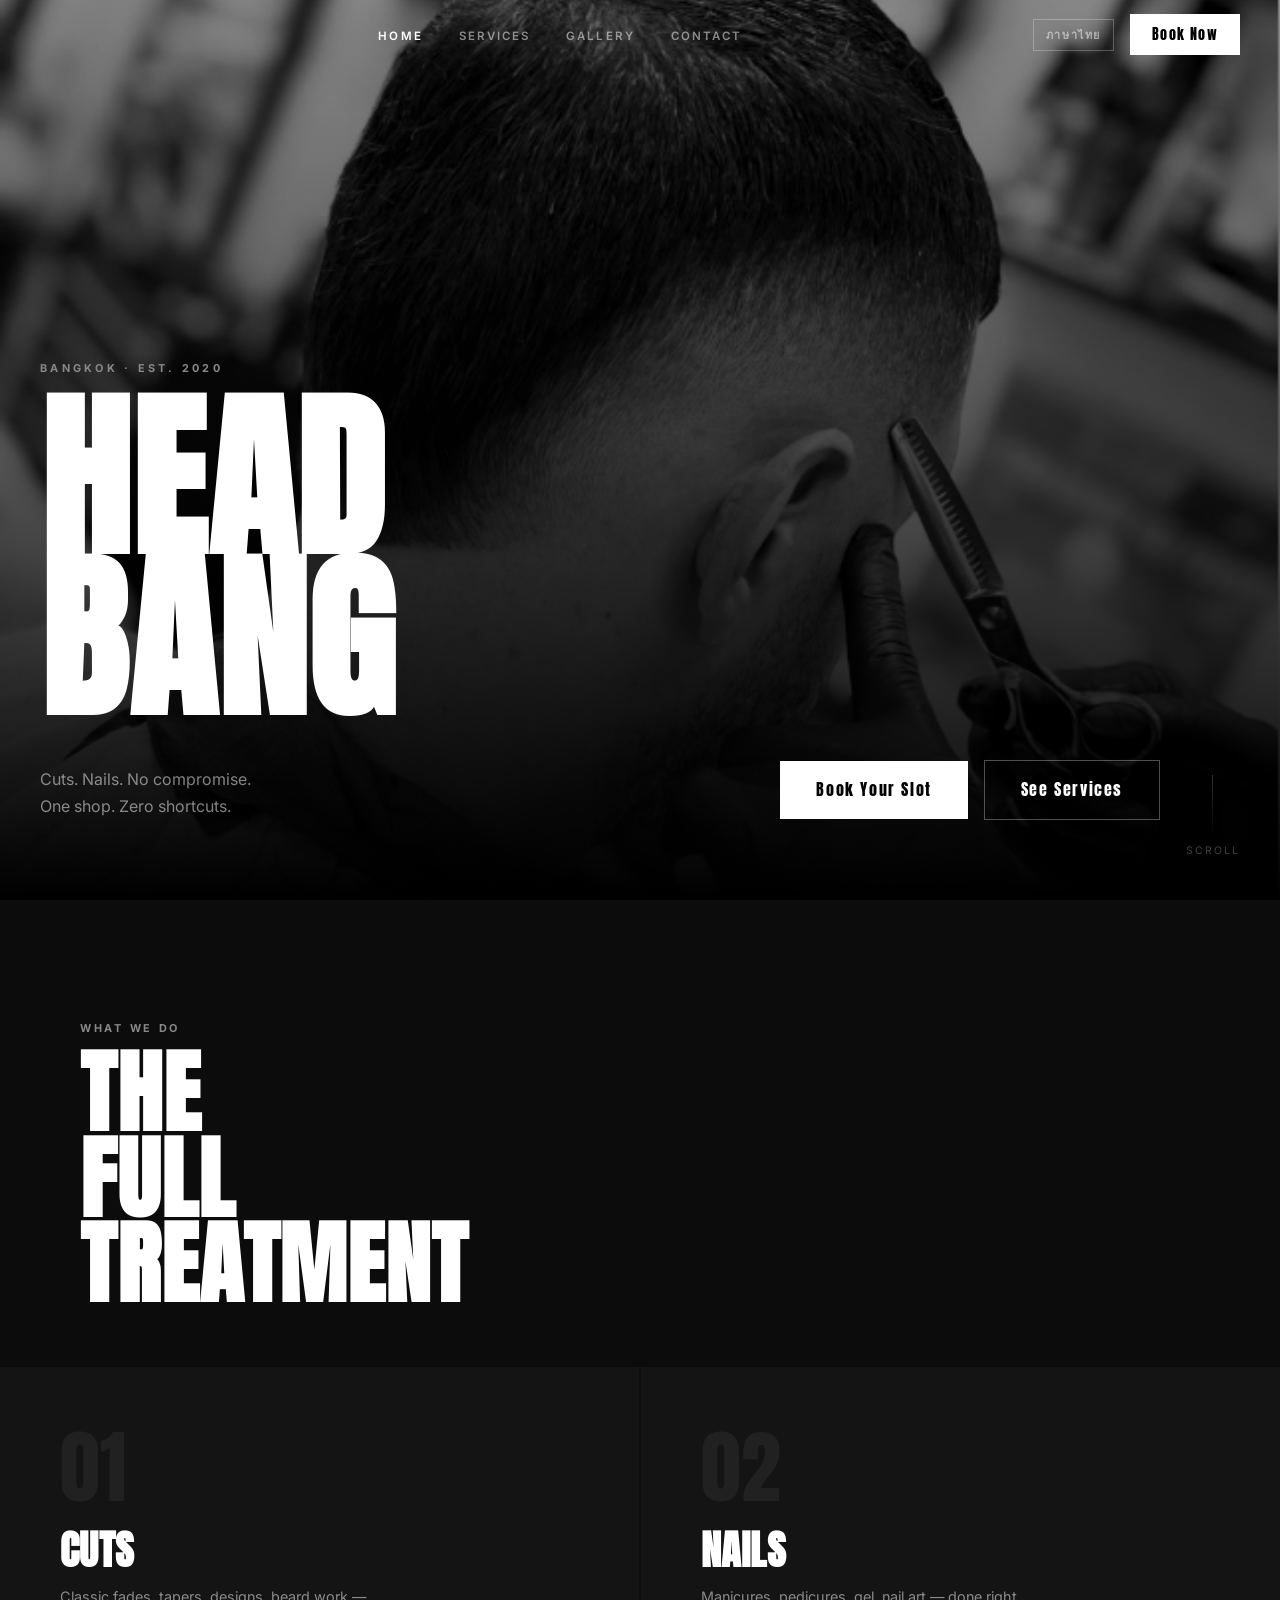
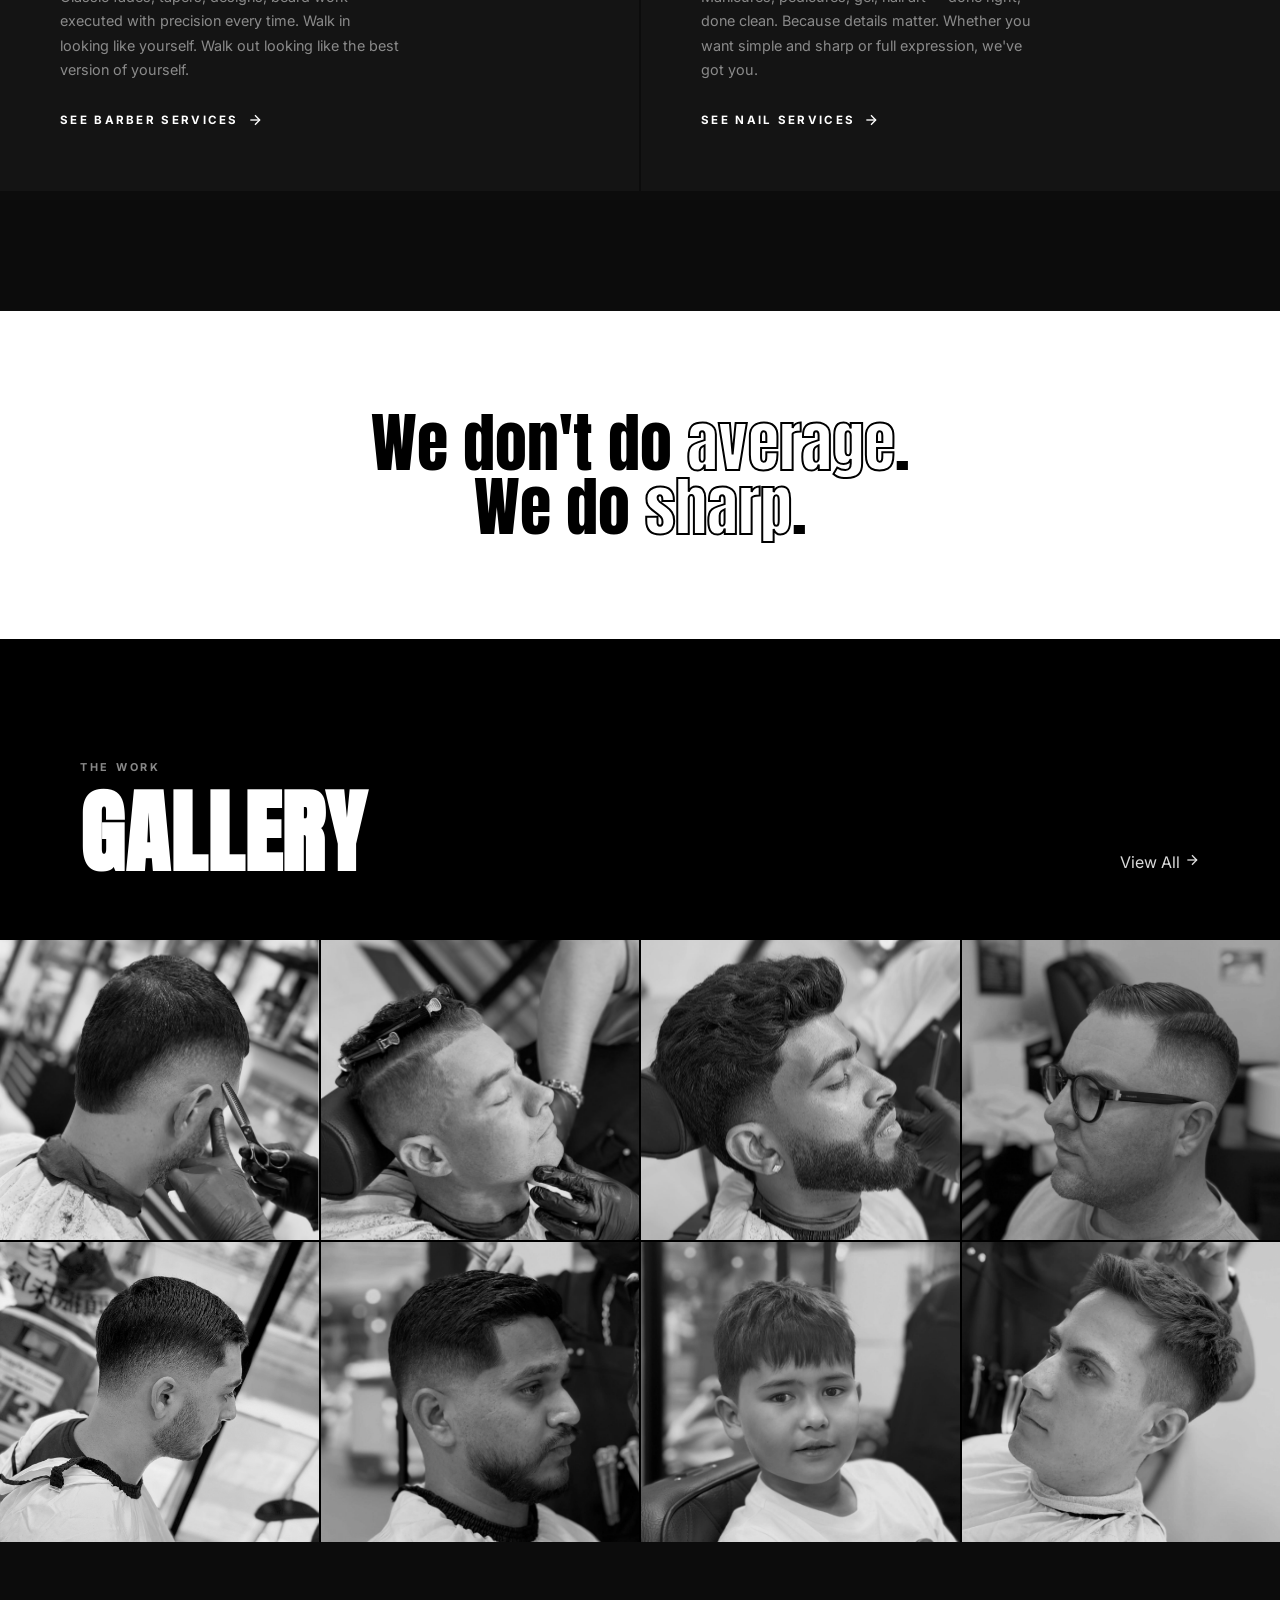
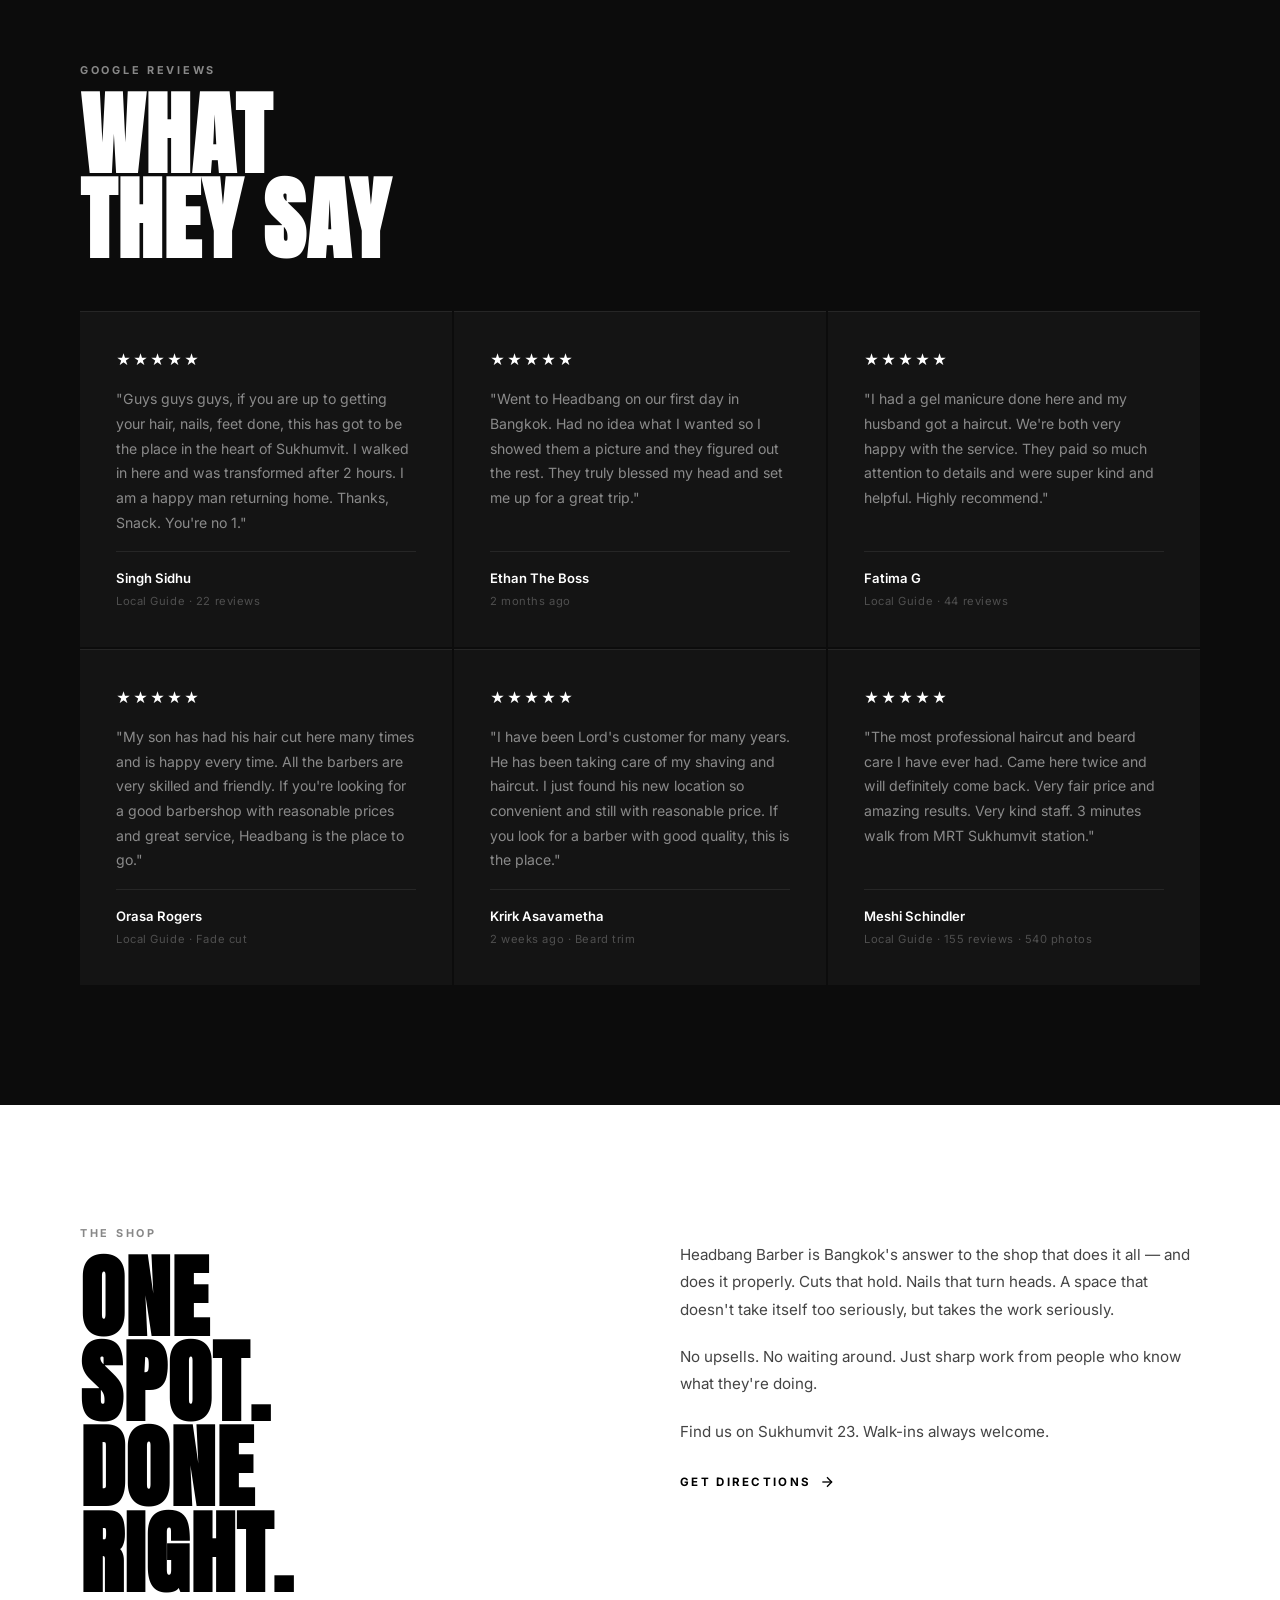
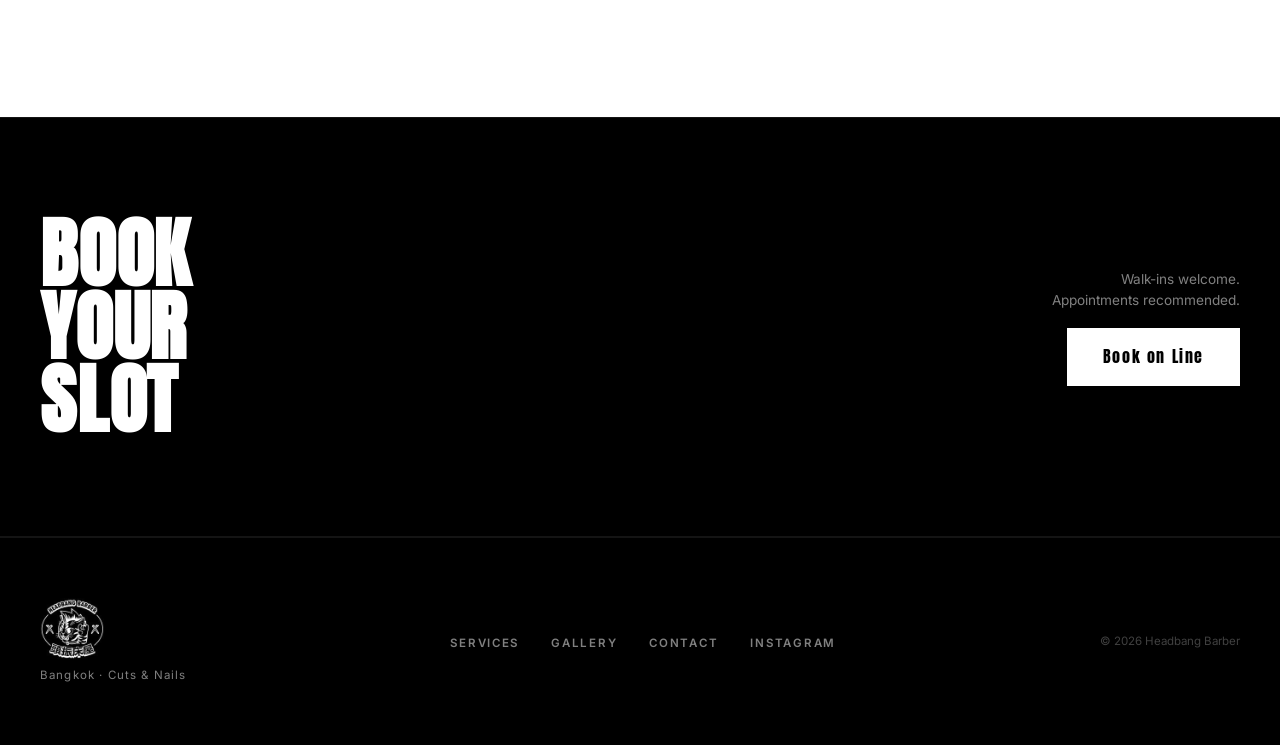
<file: index.html>
<!DOCTYPE html>
<html lang="en">
<head>
    <meta charset="UTF-8">
    <meta name="viewport" content="width=device-width, initial-scale=1.0">
    <meta name="description" content="Headbang Barber — Bangkok's sharpest shop. Premium cuts and nails in one place.">
    <meta property="og:type" content="website">
    <meta property="og:title" content="HEADBANG BARBER — Bangkok">
    <meta property="og:description" content="Cuts. Nails. No compromise. Bangkok's sharpest shop.">
    <meta property="og:url" content="https://headbangbarber-demo.netlify.app/">
    <title>HEADBANG BARBER — Bangkok</title>
    <link rel="icon" href="img/logo.jpg"><link rel="shortcut icon" href="img/logo.jpg">
    <link rel="preconnect" href="https://fonts.googleapis.com">
    <link rel="preconnect" href="https://fonts.gstatic.com" crossorigin>
    <link href="https://fonts.googleapis.com/css2?family=Anton&family=Inter:wght@300;400;500;600;700&display=swap" rel="stylesheet">
    <link rel="stylesheet" href="style.css">
</head>
<body class="lang-en">

    <nav class="navbar" id="navbar">
        <a href="index.html" class="nav-brand"><img src="img/logo.jpg" alt="HEADBANG BARBER" class="nav-logo"></a>
        <ul class="nav-links">
            <li><a href="index.html" class="active"><span class="t-en">Home</span><span class="t-th">หน้าแรก</span></a></li>
            <li><a href="services.html"><span class="t-en">Services</span><span class="t-th">บริการ</span></a></li>
            <li><a href="gallery.html"><span class="t-en">Gallery</span><span class="t-th">ผลงาน</span></a></li>
            <li><a href="contact.html"><span class="t-en">Contact</span><span class="t-th">ติดต่อ</span></a></li>
        </ul>
        <div class="nav-right">
            <button class="lang-btn" id="langToggle">ภาษาไทย</button>
            <a href="https://lin.ee/F1SvXvC" target="_blank" rel="noopener" class="btn-book"><span class="t-en">Book Now</span><span class="t-th">จองคิว</span></a>
            <button class="nav-toggle" id="navToggle" aria-label="Toggle menu">
                <span></span><span></span><span></span>
            </button>
        </div>
    </nav>

    <div class="mobile-menu" id="mobileMenu">
        <ul>
            <li><a href="index.html"><span class="t-en">Home</span><span class="t-th">หน้าแรก</span></a></li>
            <li><a href="services.html"><span class="t-en">Services</span><span class="t-th">บริการ</span></a></li>
            <li><a href="gallery.html"><span class="t-en">Gallery</span><span class="t-th">ผลงาน</span></a></li>
            <li><a href="contact.html"><span class="t-en">Contact</span><span class="t-th">ติดต่อ</span></a></li>
        </ul>
        <div class="mobile-book">
            <a href="https://lin.ee/F1SvXvC" target="_blank" rel="noopener"><span class="t-en">Book Now</span><span class="t-th">จองคิว</span></a>
        </div>
    </div>

    <!-- HERO -->
    <section class="hero">
        <div class="hero-bg"></div>
        <div class="hero-img" style="position:absolute;inset:0;background:url('img/cut-1.png') center/cover no-repeat;filter:grayscale(100%) contrast(1.1);opacity:0.7;"></div>
        <div style="position:absolute;inset:0;background:linear-gradient(to top, #000 0%, rgba(0,0,0,0.5) 50%, rgba(0,0,0,0.2) 100%);"></div>
        <div class="hero-content">
            <p class="hero-eyebrow"><span class="t-en">Bangkok · Est. 2020</span><span class="t-th">กรุงเทพฯ · ก่อตั้ง 2563</span></p>
            <h1 class="hero-title">
                <span>HEAD</span>
                <span>BANG</span>
            </h1>
            <div class="hero-bottom">
                <p class="hero-tagline">
                    <span class="t-en">Cuts. Nails. No compromise.<br>One shop. Zero shortcuts.</span>
                    <span class="t-th">ตัดผม. ทำเล็บ. ไม่มีการประนีประนอม.<br>ร้านเดียว. ไม่มีทางลัด.</span>
                </p>
                <div class="hero-cta">
                    <a href="https://lin.ee/F1SvXvC" target="_blank" rel="noopener" class="btn-primary"><span class="t-en">Book Your Slot</span><span class="t-th">จองคิว</span></a>
                    <a href="services.html" class="btn-outline-white"><span class="t-en">See Services</span><span class="t-th">ดูบริการ</span></a>
                </div>
            </div>
        </div>
        <div class="hero-scroll">
            <div class="hero-scroll-line"></div>
            <span class="t-en">Scroll</span><span class="t-th">เลื่อน</span>
        </div>
    </section>

    <!-- WHAT WE DO -->
    <section class="section-dark">
        <div class="container">
            <span class="label reveal"><span class="t-en">What We Do</span><span class="t-th">บริการของเรา</span></span>
            <h2 class="section-title white reveal"><span class="t-en">THE<br>FULL<br>TREATMENT</span><span class="t-th">ครบ<br>ทุก<br>บริการ</span></h2>
        </div>
        <div class="what-grid" style="margin-top:60px;">
            <div class="what-card reveal">
                <div class="what-num">01</div>
                <h3><span class="t-en">Cuts</span><span class="t-th">ตัดผม</span></h3>
                <p>
                    <span class="t-en">Classic fades, tapers, designs, beard work — executed with precision every time. Walk in looking like yourself. Walk out looking like the best version of yourself.</span>
                    <span class="t-th">เฟด เทเปอร์ แกะลาย และดูแลเครา — ทำด้วยความแม่นยำทุกครั้ง เดินเข้ามาในแบบคุณ เดินออกไปในแบบที่ดีที่สุดของคุณ</span>
                </p>
                <a href="services.html" class="what-link">
                    <span class="t-en">See Barber Services</span><span class="t-th">ดูบริการตัดผม</span>
                    <svg width="16" height="16" viewBox="0 0 24 24" fill="none" stroke="currentColor" stroke-width="2"><line x1="5" y1="12" x2="19" y2="12"/><polyline points="12 5 19 12 12 19"/></svg>
                </a>
            </div>
            <div class="what-card reveal">
                <div class="what-num">02</div>
                <h3><span class="t-en">Nails</span><span class="t-th">ทำเล็บ</span></h3>
                <p>
                    <span class="t-en">Manicures, pedicures, gel, nail art — done right, done clean. Because details matter. Whether you want simple and sharp or full expression, we've got you.</span>
                    <span class="t-th">เมนิเคียว เพดิเคียว เจล และลวดลายเล็บ — ทำอย่างถูกต้องและสะอาด เพราะรายละเอียดสำคัญ ไม่ว่าจะเรียบง่ายหรือครบเครื่อง เราพร้อมดูแลคุณ</span>
                </p>
                <a href="services.html" class="what-link">
                    <span class="t-en">See Nail Services</span><span class="t-th">ดูบริการทำเล็บ</span>
                    <svg width="16" height="16" viewBox="0 0 24 24" fill="none" stroke="currentColor" stroke-width="2"><line x1="5" y1="12" x2="19" y2="12"/><polyline points="12 5 19 12 12 19"/></svg>
                </a>
            </div>
        </div>
    </section>

    <!-- STATEMENT -->
    <div class="statement">
        <p class="statement-text reveal">
            <span class="t-en">We don't do <em>average</em>.<br>We do <em>sharp</em>.</span>
            <span class="t-th">เราไม่ทำแบบ<em>ธรรมดา</em><br>เราทำให้<em>คม</em></span>
        </p>
    </div>

    <!-- GALLERY TEASER -->
    <section class="section" style="padding-bottom:0;">
        <div class="container">
            <span class="label reveal"><span class="t-en">The Work</span><span class="t-th">ผลงาน</span></span>
            <div style="display:flex;justify-content:space-between;align-items:flex-end;gap:20px;">
                <h2 class="section-title white reveal"><span class="t-en">GALLERY</span><span class="t-th">แกลเลอรี่</span></h2>
                <a href="gallery.html" class="what-link reveal" style="margin-bottom:24px;">
                    <span class="t-en">View All</span><span class="t-th">ดูทั้งหมด</span>
                    <svg width="16" height="16" viewBox="0 0 24 24" fill="none" stroke="currentColor" stroke-width="2"><line x1="5" y1="12" x2="19" y2="12"/><polyline points="12 5 19 12 12 19"/></svg>
                </a>
            </div>
        </div>
        <div class="gallery-grid-home" style="margin-top:40px;">
            <div class="g-item reveal"><img src="img/cut-1.png" alt="Haircut"></div>
            <div class="g-item reveal"><img src="img/cut-2.png" alt="Haircut"></div>
            <div class="g-item reveal"><img src="img/cut-3.png" alt="Haircut"></div>
            <div class="g-item reveal"><img src="img/cut-4.jpg" alt="Haircut"></div>
            <div class="g-item reveal"><img src="img/cut-9.jpg" alt="Haircut"></div>
            <div class="g-item reveal"><img src="img/cut-6.jpg" alt="Haircut"></div>
            <div class="g-item reveal"><img src="img/cut-7.jpg" alt="Haircut"></div>
            <div class="g-item reveal"><img src="img/cut-8.jpg" alt="Haircut"></div>
        </div>
    </section>

    <!-- REVIEWS -->
    <section class="section-dark">
        <div class="container">
            <span class="label reveal"><span class="t-en">Google Reviews</span><span class="t-th">รีวิว Google</span></span>
            <h2 class="section-title white reveal"><span class="t-en">WHAT<br>THEY SAY</span><span class="t-th">สิ่งที่<br>ลูกค้าพูด</span></h2>
            <div class="reviews-grid">
                <div class="review-card reveal">
                    <div class="review-stars">★★★★★</div>
                    <p class="review-text">
                        <span class="t-en">"Guys guys guys, if you are up to getting your hair, nails, feet done, this has got to be the place in the heart of Sukhumvit. I walked in here and was transformed after 2 hours. I am a happy man returning home. Thanks, Snack. You're no 1."</span>
                        <span class="t-th">"พี่น้องเอ้ย ถ้าอยากตัดผม ทำเล็บ ดูแลเท้า ที่นี่ต้องเป็นคำตอบในใจกลางสุขุมวิทเลย เดินเข้ามาแล้วเปลี่ยนใหม่หมดใน 2 ชั่วโมง กลับบ้านอย่างมีความสุขมาก ขอบคุณ Snack คุณเป็นที่สุด"</span>
                    </p>
                    <div class="review-meta">
                        <span class="review-name">Singh Sidhu</span>
                        <span class="review-tag"><span class="t-en">Local Guide · 22 reviews</span><span class="t-th">Local Guide · 22 รีวิว</span></span>
                    </div>
                </div>
                <div class="review-card reveal">
                    <div class="review-stars">★★★★★</div>
                    <p class="review-text">
                        <span class="t-en">"Went to Headbang on our first day in Bangkok. Had no idea what I wanted so I showed them a picture and they figured out the rest. They truly blessed my head and set me up for a great trip."</span>
                        <span class="t-th">"ไปที่ Headbang ในวันแรกที่กรุงเทพฯ ไม่รู้ว่าอยากได้ทรงไหนก็เลยโชว์รูปให้ดู แล้วพวกเขาก็จัดการส่วนที่เหลือ ทรงออกมาดีมากและทำให้ทริปนี้สุดยอดเลย"</span>
                    </p>
                    <div class="review-meta">
                        <span class="review-name">Ethan The Boss</span>
                        <span class="review-tag"><span class="t-en">2 months ago</span><span class="t-th">2 เดือนที่แล้ว</span></span>
                    </div>
                </div>
                <div class="review-card reveal">
                    <div class="review-stars">★★★★★</div>
                    <p class="review-text">
                        <span class="t-en">"I had a gel manicure done here and my husband got a haircut. We're both very happy with the service. They paid so much attention to details and were super kind and helpful. Highly recommend."</span>
                        <span class="t-th">"ทำเจลเมนิเคียวที่นี่ส่วนสามีตัดผม เราทั้งคู่พอใจมากกับการบริการ พวกเขาใส่ใจรายละเอียดมากและเป็นมิตรมากๆ แนะนำอย่างยิ่ง"</span>
                    </p>
                    <div class="review-meta">
                        <span class="review-name">Fatima G</span>
                        <span class="review-tag"><span class="t-en">Local Guide · 44 reviews</span><span class="t-th">Local Guide · 44 รีวิว</span></span>
                    </div>
                </div>
                <div class="review-card reveal">
                    <div class="review-stars">★★★★★</div>
                    <p class="review-text">
                        <span class="t-en">"My son has had his hair cut here many times and is happy every time. All the barbers are very skilled and friendly. If you're looking for a good barbershop with reasonable prices and great service, Headbang is the place to go."</span>
                        <span class="t-th">"ลูกชายมาตัดผมที่นี่หลายครั้งและพอใจทุกครั้ง ช่างทุกคนมีฝีมือดีและเป็นมิตรมาก ถ้าหาร้านตัดผมดีๆ ราคาเหมาะสมและบริการดีเยี่ยม Headbang คือที่ที่ต้องมา"</span>
                    </p>
                    <div class="review-meta">
                        <span class="review-name">Orasa Rogers</span>
                        <span class="review-tag"><span class="t-en">Local Guide · Fade cut</span><span class="t-th">Local Guide · เฟดคัต</span></span>
                    </div>
                </div>
                <div class="review-card reveal">
                    <div class="review-stars">★★★★★</div>
                    <p class="review-text">
                        <span class="t-en">"I have been Lord's customer for many years. He has been taking care of my shaving and haircut. I just found his new location so convenient and still with reasonable price. If you look for a barber with good quality, this is the place."</span>
                        <span class="t-th">"เป็นลูกค้าของ Lord มาหลายปีแล้ว เขาดูแลการโกนและตัดผมให้ตลอด เพิ่งมาเจอที่ตั้งใหม่ สะดวกมากและยังราคาเหมาะสมเหมือนเดิม ถ้าหาช่างตัดผมคุณภาพดี ที่นี่เลย"</span>
                    </p>
                    <div class="review-meta">
                        <span class="review-name">Krirk Asavametha</span>
                        <span class="review-tag"><span class="t-en">2 weeks ago · Beard trim</span><span class="t-th">2 สัปดาห์ที่แล้ว · แต่งเครา</span></span>
                    </div>
                </div>
                <div class="review-card reveal">
                    <div class="review-stars">★★★★★</div>
                    <p class="review-text">
                        <span class="t-en">"The most professional haircut and beard care I have ever had. Came here twice and will definitely come back. Very fair price and amazing results. Very kind staff. 3 minutes walk from MRT Sukhumvit station."</span>
                        <span class="t-th">"ตัดผมและดูแลเคราที่มืออาชีพที่สุดที่เคยได้รับ มาแล้ว 2 ครั้งและจะกลับมาแน่นอน ราคายุติธรรมมากและผลลัพธ์สุดยอด พนักงานใจดีมาก เดินจาก MRT สถานีสุขุมวิทแค่ 3 นาที"</span>
                    </p>
                    <div class="review-meta">
                        <span class="review-name">Meshi Schindler</span>
                        <span class="review-tag"><span class="t-en">Local Guide · 155 reviews · 540 photos</span><span class="t-th">Local Guide · 155 รีวิว · 540 รูป</span></span>
                    </div>
                </div>
            </div>
        </div>
    </section>

    <!-- ABOUT -->
    <section class="section-light">
        <div class="container">
            <div class="about-home">
                <div class="about-home-text reveal">
                    <span class="label" style="color:#888;"><span class="t-en">The Shop</span><span class="t-th">เกี่ยวกับร้าน</span></span>
                    <h2 class="section-title black"><span class="t-en">ONE<br>SPOT.<br>DONE<br>RIGHT.</span><span class="t-th">ร้าน<br>เดียว.<br>ทำได้<br>ดี.</span></h2>
                </div>
                <div class="about-home-body reveal">
                    <p class="t-en">Headbang Barber is Bangkok's answer to the shop that does it all — and does it properly. Cuts that hold. Nails that turn heads. A space that doesn't take itself too seriously, but takes the work seriously.</p>
                    <p class="t-th">Headbang Barber คือร้านในกรุงเทพฯ ที่ทำได้ทุกอย่าง และทำได้อย่างถูกต้อง ทรงผมที่คงทน เล็บที่สะดุดตา บรรยากาศที่ไม่เคร่งเครียดแต่จริงจังกับงาน</p>
                    <p class="t-en">No upsells. No waiting around. Just sharp work from people who know what they're doing.</p>
                    <p class="t-th">ไม่มีการขายเพิ่ม ไม่รอนาน แค่งานคมคายจากคนที่รู้ว่าตัวเองทำอะไร</p>
                    <p class="t-en">Find us on Sukhumvit 23. Walk-ins always welcome.</p>
                    <p class="t-th">พบเราที่สุขุมวิท 23 รับ walk-in ตลอดเวลา</p>
                    <a href="contact.html" class="about-home-link">
                        <span class="t-en">Get Directions</span><span class="t-th">ดูเส้นทาง</span>
                        <svg width="16" height="16" viewBox="0 0 24 24" fill="none" stroke="currentColor" stroke-width="2"><line x1="5" y1="12" x2="19" y2="12"/><polyline points="12 5 19 12 12 19"/></svg>
                    </a>
                </div>
            </div>
        </div>
    </section>

    <!-- CTA STRIP -->
    <div class="cta-strip">
        <h2 class="reveal"><span class="t-en">BOOK<br>YOUR<br>SLOT</span><span class="t-th">จอง<br>คิว<br>คุณ</span></h2>
        <div class="cta-strip-right reveal">
            <p><span class="t-en">Walk-ins welcome.<br>Appointments recommended.</span><span class="t-th">รับ walk-in<br>แนะนำให้จองล่วงหน้า</span></p>
            <a href="https://lin.ee/F1SvXvC" target="_blank" rel="noopener" class="btn-primary"><span class="t-en">Book on Line</span><span class="t-th">จองผ่าน Line</span></a>
        </div>
    </div>

    <!-- FOOTER -->
    <footer class="footer">
        <div class="footer-inner">
            <div class="footer-brand">
                <img src="img/logo.jpg" alt="HEADBANG BARBER" class="footer-logo-img">
                <span><span class="t-en">Bangkok · Cuts &amp; Nails</span><span class="t-th">กรุงเทพฯ · ตัดผม &amp; ทำเล็บ</span></span>
            </div>
            <ul class="footer-links">
                <li><a href="services.html"><span class="t-en">Services</span><span class="t-th">บริการ</span></a></li>
                <li><a href="gallery.html"><span class="t-en">Gallery</span><span class="t-th">ผลงาน</span></a></li>
                <li><a href="contact.html"><span class="t-en">Contact</span><span class="t-th">ติดต่อ</span></a></li>
                <li><a href="https://www.instagram.com/headbangbarber/" target="_blank" rel="noopener">Instagram</a></li>
            </ul>
            <p class="footer-copy">&copy; 2026 Headbang Barber</p>
        </div>
    </footer>

    <script src="script.js"></script>
</body>
</html>
</file>
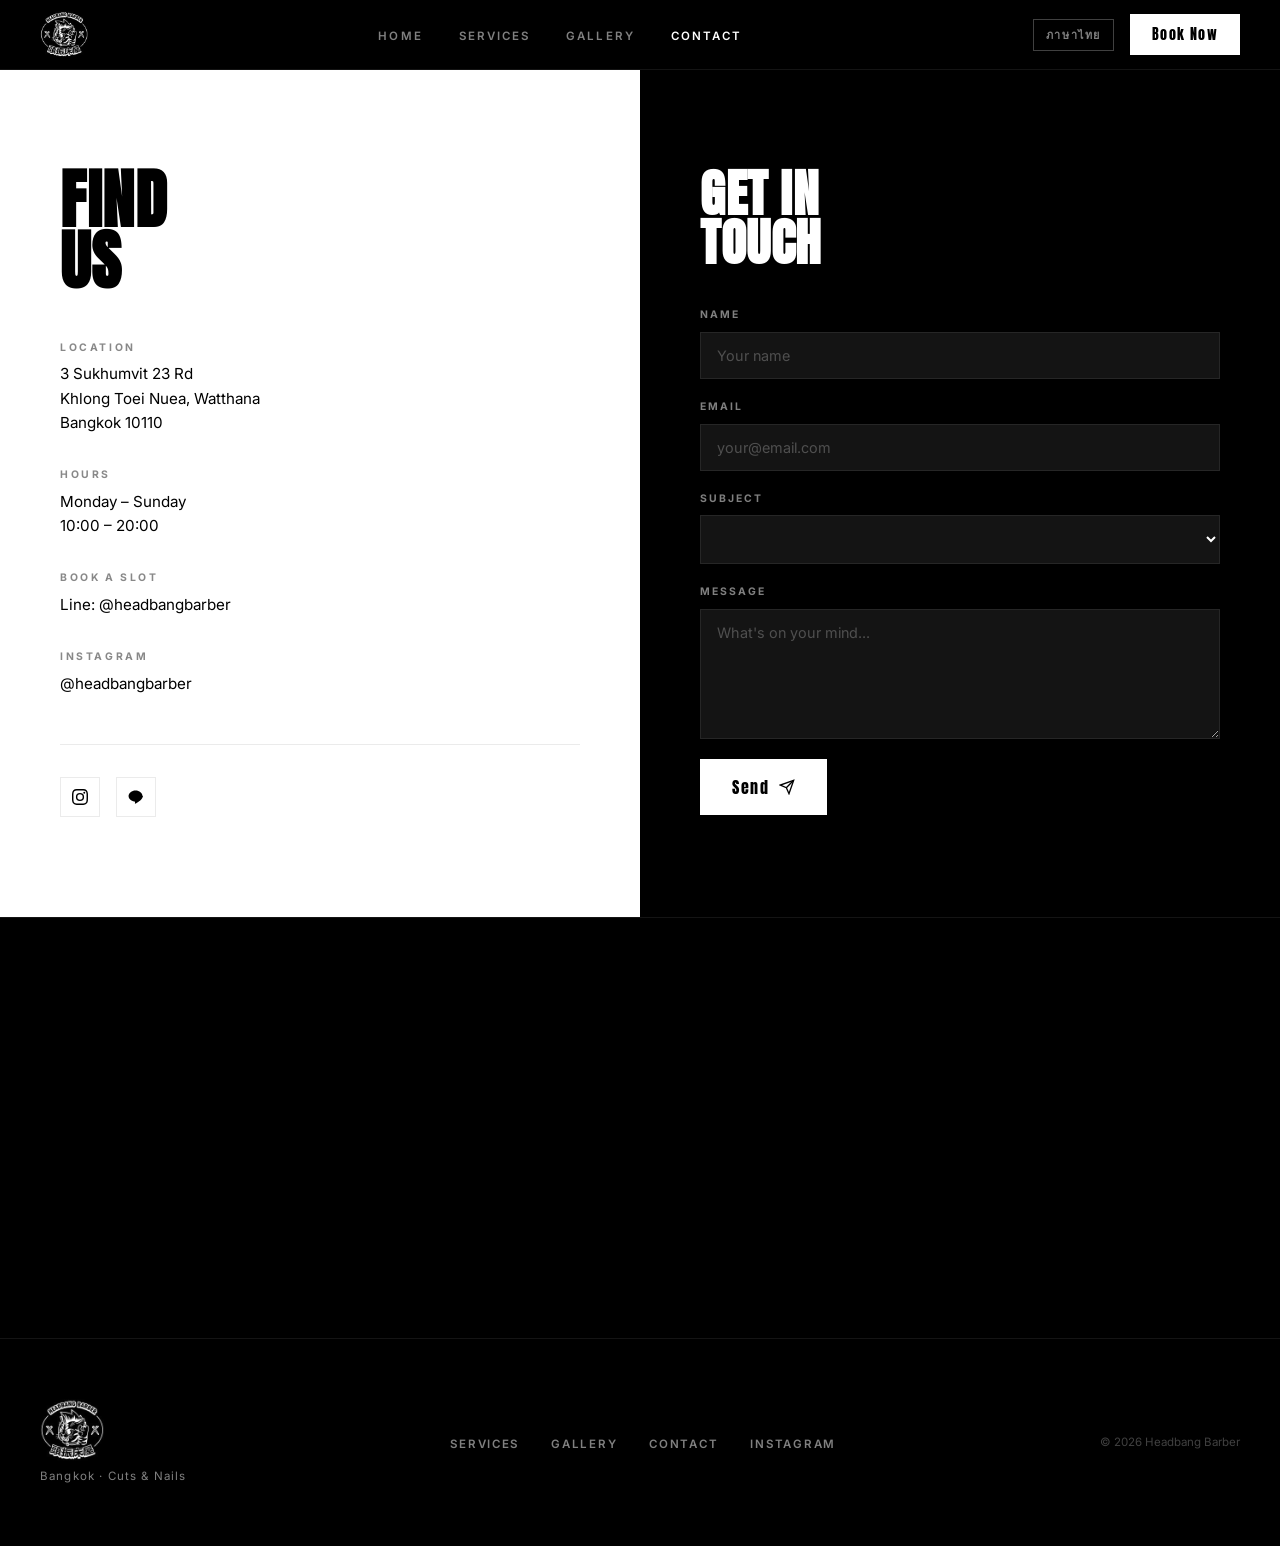
<file: contact.html>
<!DOCTYPE html>
<html lang="en">
<head>
    <meta charset="UTF-8">
    <meta name="viewport" content="width=device-width, initial-scale=1.0">
    <meta name="description" content="Find Headbang Barber — location, hours, booking and contact info.">
    <meta property="og:title" content="Contact — HEADBANG BARBER">
    <meta property="og:description" content="Find us, book a slot, or get in touch.">
    <title>Contact — HEADBANG BARBER</title>
    <link rel="icon" href="img/logo.jpg"><link rel="shortcut icon" href="img/logo.jpg">
    <link rel="preconnect" href="https://fonts.googleapis.com">
    <link rel="preconnect" href="https://fonts.gstatic.com" crossorigin>
    <link href="https://fonts.googleapis.com/css2?family=Anton&family=Inter:wght@300;400;500;600;700&display=swap" rel="stylesheet">
    <link rel="stylesheet" href="style.css">
</head>
<body class="lang-en">

    <nav class="navbar scrolled" id="navbar">
        <a href="index.html" class="nav-brand"><img src="img/logo.jpg" alt="HEADBANG BARBER" class="nav-logo"></a>
        <ul class="nav-links">
            <li><a href="index.html"><span class="t-en">Home</span><span class="t-th">หน้าแรก</span></a></li>
            <li><a href="services.html"><span class="t-en">Services</span><span class="t-th">บริการ</span></a></li>
            <li><a href="gallery.html"><span class="t-en">Gallery</span><span class="t-th">ผลงาน</span></a></li>
            <li><a href="contact.html" class="active"><span class="t-en">Contact</span><span class="t-th">ติดต่อ</span></a></li>
        </ul>
        <div class="nav-right">
            <button class="lang-btn" id="langToggle">ภาษาไทย</button>
            <a href="https://lin.ee/F1SvXvC" target="_blank" rel="noopener" class="btn-book"><span class="t-en">Book Now</span><span class="t-th">จองคิว</span></a>
            <button class="nav-toggle" id="navToggle" aria-label="Toggle menu">
                <span></span><span></span><span></span>
            </button>
        </div>
    </nav>

    <div class="mobile-menu" id="mobileMenu">
        <ul>
            <li><a href="index.html"><span class="t-en">Home</span><span class="t-th">หน้าแรก</span></a></li>
            <li><a href="services.html"><span class="t-en">Services</span><span class="t-th">บริการ</span></a></li>
            <li><a href="gallery.html"><span class="t-en">Gallery</span><span class="t-th">ผลงาน</span></a></li>
            <li><a href="contact.html"><span class="t-en">Contact</span><span class="t-th">ติดต่อ</span></a></li>
        </ul>
        <div class="mobile-book">
            <a href="https://lin.ee/F1SvXvC" target="_blank" rel="noopener"><span class="t-en">Book Now</span><span class="t-th">จองคิว</span></a>
        </div>
    </div>

    <!-- CONTACT LAYOUT -->
    <div class="contact-layout" style="padding-top:70px;">

        <!-- LEFT — INFO -->
        <div class="contact-left">
            <h2 class="reveal"><span class="t-en">FIND<br>US</span><span class="t-th">ที่<br>ตั้ง</span></h2>
            <div class="info-block">
                <div class="info-item reveal">
                    <div class="info-label"><span class="t-en">Location</span><span class="t-th">ที่อยู่</span></div>
                    <div class="info-value">
                        <a href="https://www.google.com/maps/search/?api=1&query=Headbang+Barber+3+Sukhumvit+23+Bangkok" target="_blank" rel="noopener">
                            3 Sukhumvit 23 Rd<br>
                            Khlong Toei Nuea, Watthana<br>
                            Bangkok 10110
                        </a>
                    </div>
                </div>
                <div class="info-item reveal">
                    <div class="info-label"><span class="t-en">Hours</span><span class="t-th">เวลาทำการ</span></div>
                    <div class="info-value">
                        <span class="t-en">Monday – Sunday<br>10:00 – 20:00</span>
                        <span class="t-th">จันทร์ – อาทิตย์<br>10:00 – 20:00</span>
                    </div>
                </div>
                <div class="info-item reveal">
                    <div class="info-label"><span class="t-en">Book a Slot</span><span class="t-th">จองคิว</span></div>
                    <div class="info-value">
                        <a href="https://lin.ee/F1SvXvC" target="_blank" rel="noopener">Line: @headbangbarber</a>
                    </div>
                </div>
                <div class="info-item reveal">
                    <div class="info-label">Instagram</div>
                    <div class="info-value">
                        <a href="https://www.instagram.com/headbangbarber/" target="_blank" rel="noopener">@headbangbarber</a>
                    </div>
                </div>
            </div>
            <div class="contact-socials reveal">
                <a href="https://www.instagram.com/headbangbarber/" target="_blank" rel="noopener" aria-label="Instagram">
                    <svg viewBox="0 0 24 24" fill="currentColor"><path d="M12 2.163c3.204 0 3.584.012 4.85.07 3.252.148 4.771 1.691 4.919 4.919.058 1.265.069 1.645.069 4.849 0 3.205-.012 3.584-.069 4.849-.149 3.225-1.664 4.771-4.919 4.919-1.266.058-1.644.07-4.85.07-3.204 0-3.584-.012-4.849-.07-3.26-.149-4.771-1.699-4.919-4.92-.058-1.265-.07-1.644-.07-4.849 0-3.204.013-3.583.07-4.849.149-3.227 1.664-4.771 4.919-4.919 1.266-.057 1.645-.069 4.849-.069zM12 0C8.741 0 8.333.014 7.053.072 2.695.272.273 2.69.073 7.052.014 8.333 0 8.741 0 12c0 3.259.014 3.668.072 4.948.2 4.358 2.618 6.78 6.98 6.98C8.333 23.986 8.741 24 12 24c3.259 0 3.668-.014 4.948-.072 4.354-.2 6.782-2.618 6.979-6.98.059-1.28.073-1.689.073-4.948 0-3.259-.014-3.667-.072-4.947-.196-4.354-2.617-6.78-6.979-6.98C15.668.014 15.259 0 12 0zm0 5.838a6.162 6.162 0 100 12.324 6.162 6.162 0 000-12.324zM12 16a4 4 0 110-8 4 4 0 010 8zm6.406-11.845a1.44 1.44 0 100 2.881 1.44 1.44 0 000-2.881z"/></svg>
                </a>
                <a href="https://lin.ee/F1SvXvC" target="_blank" rel="noopener" aria-label="Line">
                    <svg viewBox="0 0 36 36" fill="currentColor"><path d="M32.7 15.9C32.7 8.9 25.6 3.2 17 3.2S1.3 8.9 1.3 15.9c0 6.2 5.5 11.4 13 12.4.5.1 1.2.3 1.4.8.2.4.1 1 .1 1.4l-.2 1.3c-.1.4-.4 1.7 1.4.9 1.8-.8 9.7-5.7 13.2-9.8 2.5-2.7 3.5-5.4 3.5-7z"/></svg>
                </a>
            </div>
        </div>

        <!-- RIGHT — FORM -->
        <div class="contact-right">
            <h2 class="reveal"><span class="t-en">GET IN<br>TOUCH</span><span class="t-th">ติดต่อ<br>เรา</span></h2>
            <form name="contact" method="POST" data-netlify="true" class="contact-form" id="contactForm">
                <input type="hidden" name="form-name" value="contact">
                <div class="form-group reveal">
                    <label for="name"><span class="t-en">Name</span><span class="t-th">ชื่อ</span></label>
                    <input type="text" id="name" name="name" required placeholder="Your name">
                </div>
                <div class="form-group reveal">
                    <label for="email">Email</label>
                    <input type="email" id="email" name="email" required placeholder="your@email.com">
                </div>
                <div class="form-group reveal">
                    <label for="subject"><span class="t-en">Subject</span><span class="t-th">เรื่อง</span></label>
                    <select id="subject" name="subject" required>
                        <option value="" disabled selected></option>
                        <option value="Booking"><span class="t-en">Booking</span><span class="t-th">จองคิว</span></option>
                        <option value="Pricing"><span class="t-en">Pricing</span><span class="t-th">ราคา</span></option>
                        <option value="General"><span class="t-en">General Question</span><span class="t-th">คำถามทั่วไป</span></option>
                        <option value="Other"><span class="t-en">Other</span><span class="t-th">อื่นๆ</span></option>
                    </select>
                </div>
                <div class="form-group reveal">
                    <label for="message"><span class="t-en">Message</span><span class="t-th">ข้อความ</span></label>
                    <textarea id="message" name="message" rows="5" required placeholder="What's on your mind..."></textarea>
                </div>
                <button type="submit" class="btn-submit reveal">
                    <span class="t-en">Send</span><span class="t-th">ส่ง</span>
                    <svg width="16" height="16" viewBox="0 0 24 24" fill="none" stroke="currentColor" stroke-width="2"><line x1="22" y1="2" x2="11" y2="13"/><polygon points="22 2 15 22 11 13 2 9 22 2"/></svg>
                </button>
            </form>
            <div class="form-success" id="formSuccess">
                <svg width="36" height="36" viewBox="0 0 24 24" fill="none" stroke="currentColor" stroke-width="1.5"><circle cx="12" cy="12" r="10"/><polyline points="9 12 11 14 15 10"/></svg>
                <h3><span class="t-en">Sent.</span><span class="t-th">ส่งแล้ว</span></h3>
                <p><span class="t-en">We'll get back to you soon.</span><span class="t-th">เราจะติดต่อกลับเร็วๆ นี้</span></p>
            </div>
        </div>

    </div>

    <!-- MAP -->
    <div class="map-wrap">
        <iframe
            src="https://maps.google.com/maps?q=Headbang+Barber+3+Sukhumvit+23+Khlong+Toei+Nuea+Watthana+Bangkok&output=embed"
            width="100%" height="420" style="border:0;display:block;filter:grayscale(1);"
            allowfullscreen="" loading="lazy" referrerpolicy="no-referrer-when-downgrade">
        </iframe>
    </div>

    <!-- FOOTER -->
    <footer class="footer">
        <div class="footer-inner">
            <div class="footer-brand">
                <img src="img/logo.jpg" alt="HEADBANG BARBER" class="footer-logo-img">
                <span><span class="t-en">Bangkok · Cuts &amp; Nails</span><span class="t-th">กรุงเทพฯ · ตัดผม &amp; ทำเล็บ</span></span>
            </div>
            <ul class="footer-links">
                <li><a href="services.html"><span class="t-en">Services</span><span class="t-th">บริการ</span></a></li>
                <li><a href="gallery.html"><span class="t-en">Gallery</span><span class="t-th">ผลงาน</span></a></li>
                <li><a href="contact.html"><span class="t-en">Contact</span><span class="t-th">ติดต่อ</span></a></li>
                <li><a href="https://www.instagram.com/headbangbarber/" target="_blank" rel="noopener">Instagram</a></li>
            </ul>
            <p class="footer-copy">&copy; 2026 Headbang Barber</p>
        </div>
    </footer>

    <script src="script.js"></script>
</body>
</html>
</file>
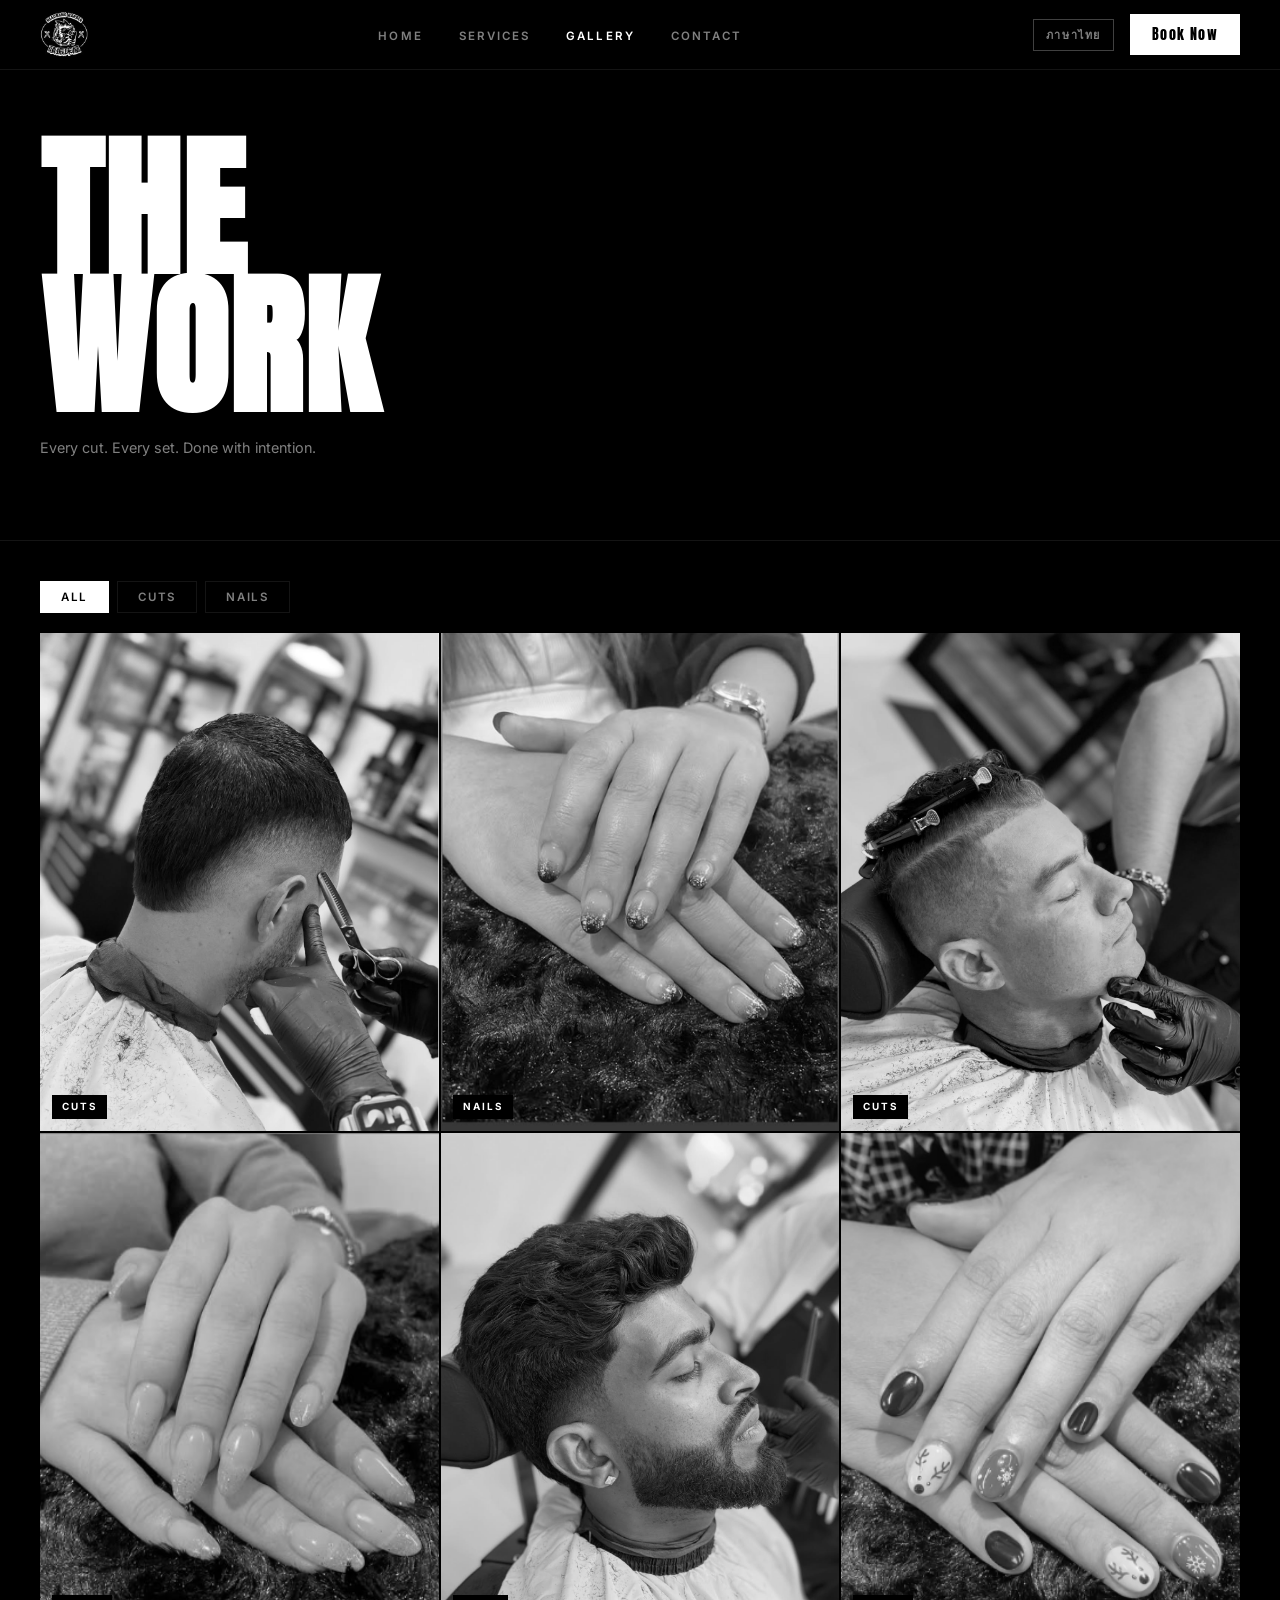
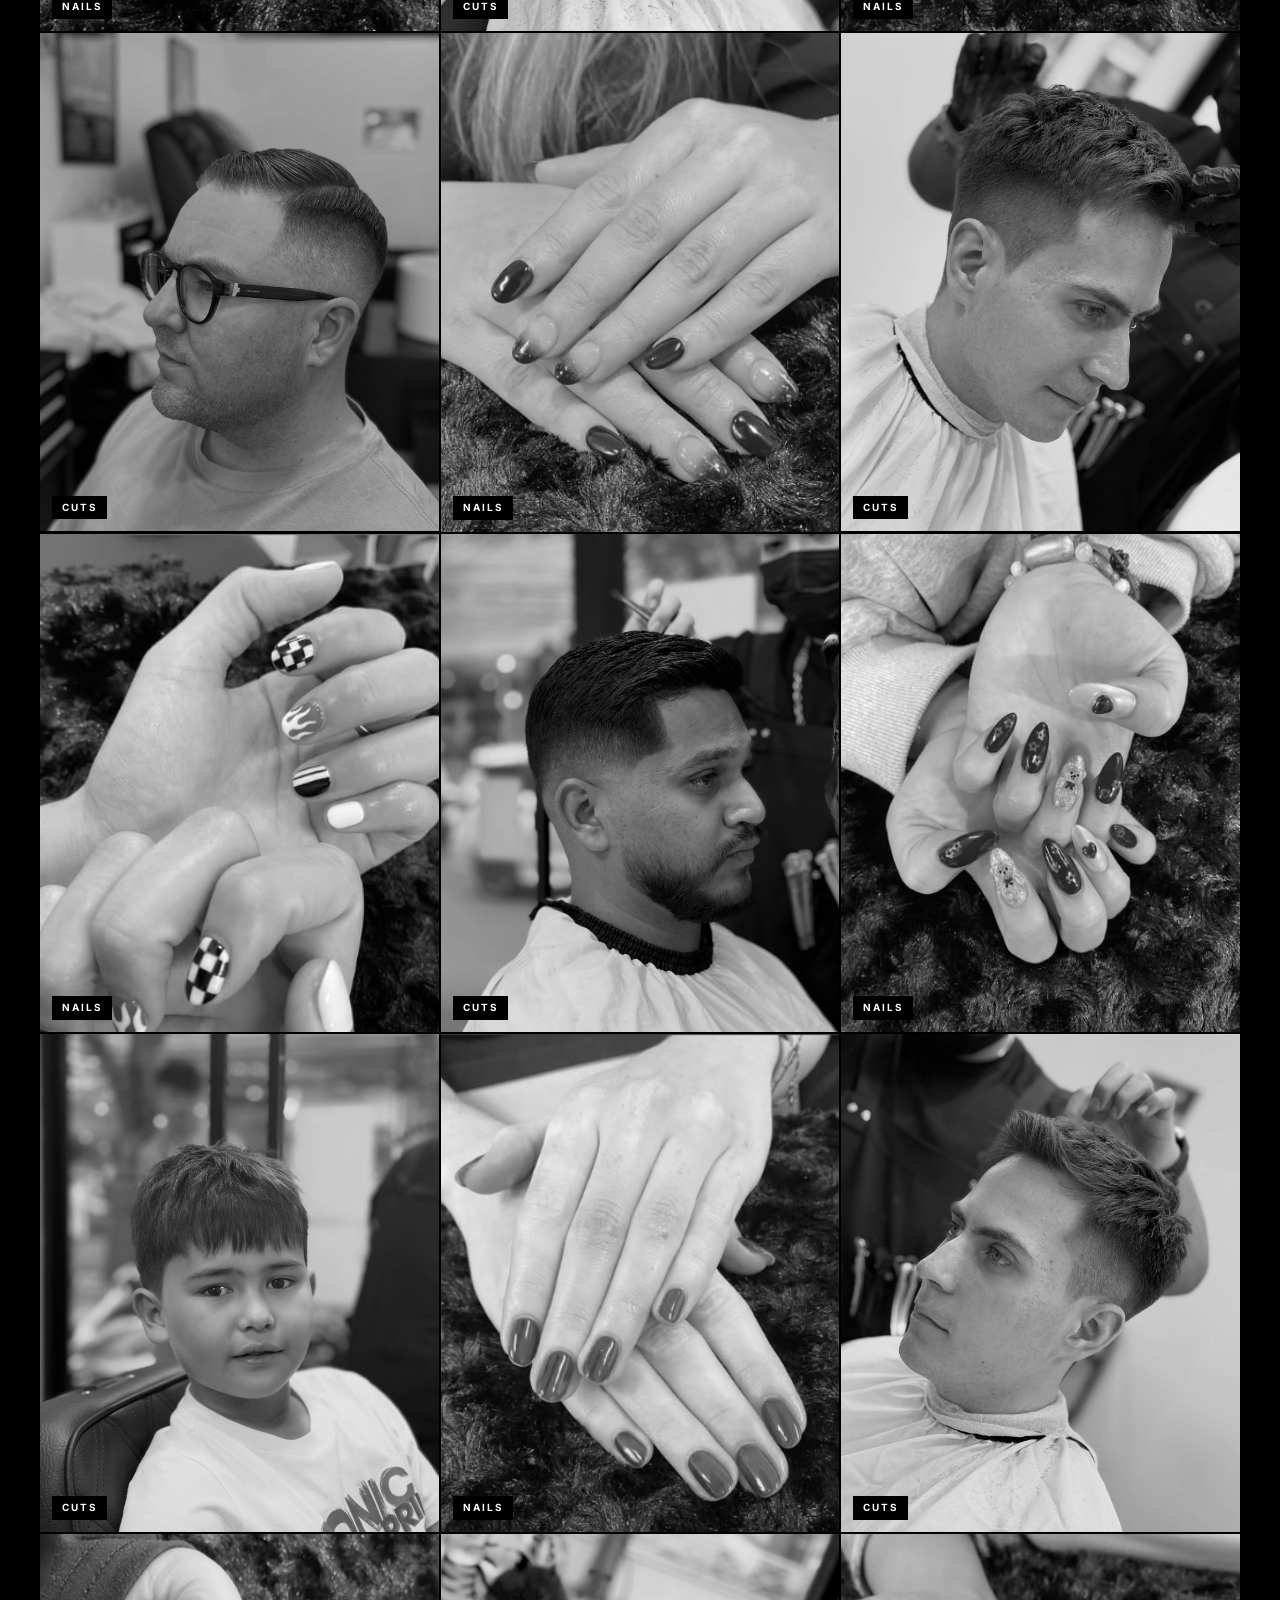
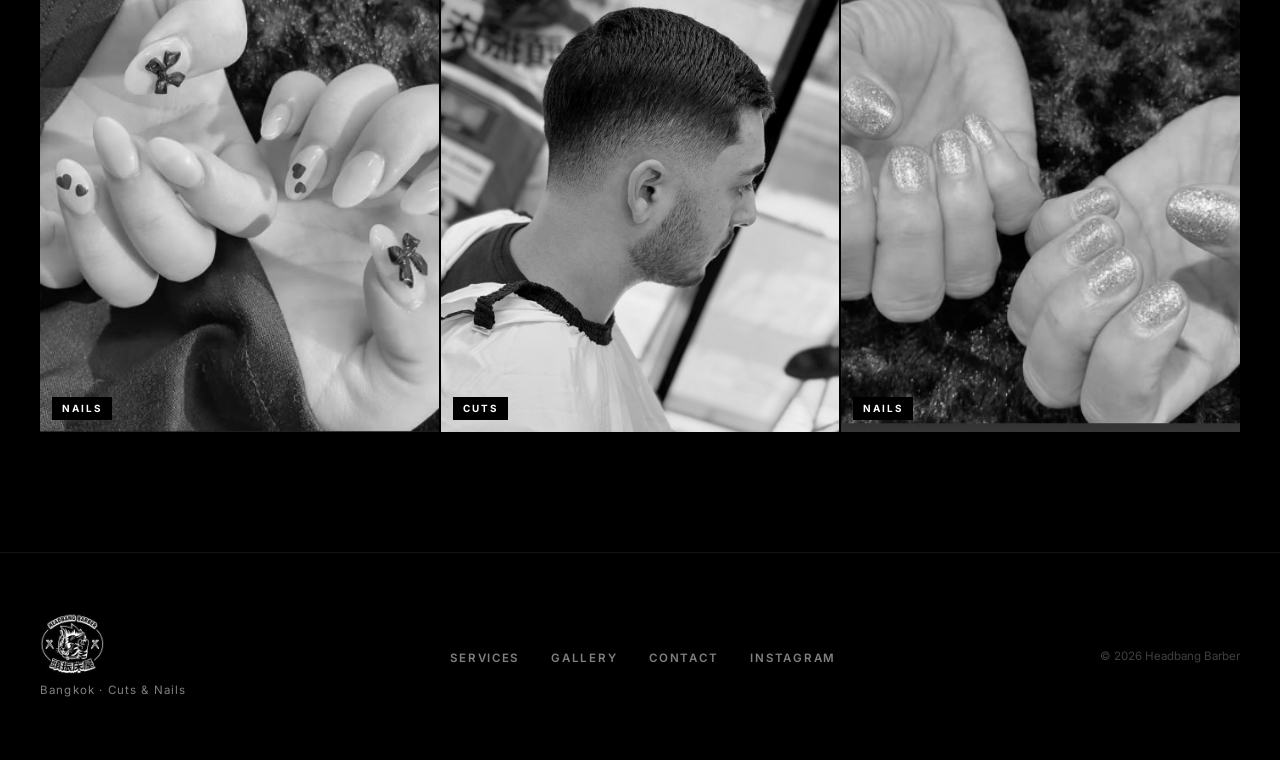
<file: gallery.html>
<!DOCTYPE html>
<html lang="en">
<head>
    <meta charset="UTF-8">
    <meta name="viewport" content="width=device-width, initial-scale=1.0">
    <meta name="description" content="Headbang Barber gallery — cuts, fades, and nail work from our Bangkok shop.">
    <meta property="og:title" content="Gallery — HEADBANG BARBER">
    <meta property="og:description" content="The work speaks for itself.">
    <title>Gallery — HEADBANG BARBER</title>
    <link rel="icon" href="img/logo.jpg"><link rel="shortcut icon" href="img/logo.jpg">
    <link rel="preconnect" href="https://fonts.googleapis.com">
    <link rel="preconnect" href="https://fonts.gstatic.com" crossorigin>
    <link href="https://fonts.googleapis.com/css2?family=Anton&family=Inter:wght@300;400;500;600;700&display=swap" rel="stylesheet">
    <link rel="stylesheet" href="style.css">
</head>
<body class="lang-en">

    <nav class="navbar scrolled" id="navbar">
        <a href="index.html" class="nav-brand"><img src="img/logo.jpg" alt="HEADBANG BARBER" class="nav-logo"></a>
        <ul class="nav-links">
            <li><a href="index.html"><span class="t-en">Home</span><span class="t-th">หน้าแรก</span></a></li>
            <li><a href="services.html"><span class="t-en">Services</span><span class="t-th">บริการ</span></a></li>
            <li><a href="gallery.html" class="active"><span class="t-en">Gallery</span><span class="t-th">ผลงาน</span></a></li>
            <li><a href="contact.html"><span class="t-en">Contact</span><span class="t-th">ติดต่อ</span></a></li>
        </ul>
        <div class="nav-right">
            <button class="lang-btn" id="langToggle">ภาษาไทย</button>
            <a href="https://lin.ee/F1SvXvC" target="_blank" rel="noopener" class="btn-book"><span class="t-en">Book Now</span><span class="t-th">จองคิว</span></a>
            <button class="nav-toggle" id="navToggle" aria-label="Toggle menu">
                <span></span><span></span><span></span>
            </button>
        </div>
    </nav>

    <div class="mobile-menu" id="mobileMenu">
        <ul>
            <li><a href="index.html"><span class="t-en">Home</span><span class="t-th">หน้าแรก</span></a></li>
            <li><a href="services.html"><span class="t-en">Services</span><span class="t-th">บริการ</span></a></li>
            <li><a href="gallery.html"><span class="t-en">Gallery</span><span class="t-th">ผลงาน</span></a></li>
            <li><a href="contact.html"><span class="t-en">Contact</span><span class="t-th">ติดต่อ</span></a></li>
        </ul>
        <div class="mobile-book">
            <a href="https://lin.ee/F1SvXvC" target="_blank" rel="noopener"><span class="t-en">Book Now</span><span class="t-th">จองคิว</span></a>
        </div>
    </div>

    <!-- PAGE HERO -->
    <div class="page-hero">
        <div class="page-hero-inner">
            <h1 class="reveal"><span class="t-en">THE<br>WORK</span><span class="t-th">ผล<br>งาน</span></h1>
            <p class="reveal">
                <span class="t-en">Every cut. Every set. Done with intention.</span>
                <span class="t-th">ทุกการตัด ทุกเซ็ต ทำด้วยความตั้งใจ</span>
            </p>
        </div>
    </div>

    <!-- FILTER -->
    <div class="filter-bar">
        <button class="filter-btn active" data-filter="all"><span class="t-en">All</span><span class="t-th">ทั้งหมด</span></button>
        <button class="filter-btn" data-filter="cuts"><span class="t-en">Cuts</span><span class="t-th">ตัดผม</span></button>
        <button class="filter-btn" data-filter="nails"><span class="t-en">Nails</span><span class="t-th">ทำเล็บ</span></button>
    </div>

    <!-- GALLERY -->
    <div class="gallery-masonry">
        <div class="gallery-item reveal" data-cat="cuts"><img src="img/cut-1.png" alt="Haircut"><span class="g-cat"><span class="t-en">Cuts</span><span class="t-th">ตัดผม</span></span></div>
        <div class="gallery-item reveal" data-cat="nails"><img src="img/nail-1.png" alt="Nails"><span class="g-cat"><span class="t-en">Nails</span><span class="t-th">ทำเล็บ</span></span></div>
        <div class="gallery-item reveal" data-cat="cuts"><img src="img/cut-2.png" alt="Haircut"><span class="g-cat"><span class="t-en">Cuts</span><span class="t-th">ตัดผม</span></span></div>
        <div class="gallery-item reveal" data-cat="nails"><img src="img/nail-2.png" alt="Nails"><span class="g-cat"><span class="t-en">Nails</span><span class="t-th">ทำเล็บ</span></span></div>
        <div class="gallery-item reveal" data-cat="cuts"><img src="img/cut-3.png" alt="Haircut"><span class="g-cat"><span class="t-en">Cuts</span><span class="t-th">ตัดผม</span></span></div>
        <div class="gallery-item reveal" data-cat="nails"><img src="img/nail-3.png" alt="Nails"><span class="g-cat"><span class="t-en">Nails</span><span class="t-th">ทำเล็บ</span></span></div>
        <div class="gallery-item reveal" data-cat="cuts"><img src="img/cut-4.jpg" alt="Haircut"><span class="g-cat"><span class="t-en">Cuts</span><span class="t-th">ตัดผม</span></span></div>
        <div class="gallery-item reveal" data-cat="nails"><img src="img/nail-4.png" alt="Nails"><span class="g-cat"><span class="t-en">Nails</span><span class="t-th">ทำเล็บ</span></span></div>
        <div class="gallery-item reveal" data-cat="cuts"><img src="img/cut-5.jpg" alt="Haircut"><span class="g-cat"><span class="t-en">Cuts</span><span class="t-th">ตัดผม</span></span></div>
        <div class="gallery-item reveal" data-cat="nails"><img src="img/nail-5.png" alt="Nails"><span class="g-cat"><span class="t-en">Nails</span><span class="t-th">ทำเล็บ</span></span></div>
        <div class="gallery-item reveal" data-cat="cuts"><img src="img/cut-6.jpg" alt="Haircut"><span class="g-cat"><span class="t-en">Cuts</span><span class="t-th">ตัดผม</span></span></div>
        <div class="gallery-item reveal" data-cat="nails"><img src="img/nail-6.png" alt="Nails"><span class="g-cat"><span class="t-en">Nails</span><span class="t-th">ทำเล็บ</span></span></div>
        <div class="gallery-item reveal" data-cat="cuts"><img src="img/cut-7.jpg" alt="Haircut"><span class="g-cat"><span class="t-en">Cuts</span><span class="t-th">ตัดผม</span></span></div>
        <div class="gallery-item reveal" data-cat="nails"><img src="img/nail-7.png" alt="Nails"><span class="g-cat"><span class="t-en">Nails</span><span class="t-th">ทำเล็บ</span></span></div>
        <div class="gallery-item reveal" data-cat="cuts"><img src="img/cut-8.jpg" alt="Haircut"><span class="g-cat"><span class="t-en">Cuts</span><span class="t-th">ตัดผม</span></span></div>
        <div class="gallery-item reveal" data-cat="nails"><img src="img/nail-8.png" alt="Nails"><span class="g-cat"><span class="t-en">Nails</span><span class="t-th">ทำเล็บ</span></span></div>
        <div class="gallery-item reveal" data-cat="cuts"><img src="img/cut-9.jpg" alt="Haircut"><span class="g-cat"><span class="t-en">Cuts</span><span class="t-th">ตัดผม</span></span></div>
        <div class="gallery-item reveal" data-cat="nails"><img src="img/nail-9.png" alt="Nails"><span class="g-cat"><span class="t-en">Nails</span><span class="t-th">ทำเล็บ</span></span></div>
    </div>

    <!-- FOOTER -->
    <footer class="footer">
        <div class="footer-inner">
            <div class="footer-brand">
                <img src="img/logo.jpg" alt="HEADBANG BARBER" class="footer-logo-img">
                <span><span class="t-en">Bangkok · Cuts &amp; Nails</span><span class="t-th">กรุงเทพฯ · ตัดผม &amp; ทำเล็บ</span></span>
            </div>
            <ul class="footer-links">
                <li><a href="services.html"><span class="t-en">Services</span><span class="t-th">บริการ</span></a></li>
                <li><a href="gallery.html"><span class="t-en">Gallery</span><span class="t-th">ผลงาน</span></a></li>
                <li><a href="contact.html"><span class="t-en">Contact</span><span class="t-th">ติดต่อ</span></a></li>
                <li><a href="https://www.instagram.com/headbangbarber/" target="_blank" rel="noopener">Instagram</a></li>
            </ul>
            <p class="footer-copy">&copy; 2026 Headbang Barber</p>
        </div>
    </footer>

    <script src="script.js"></script>
</body>
</html>
</file>
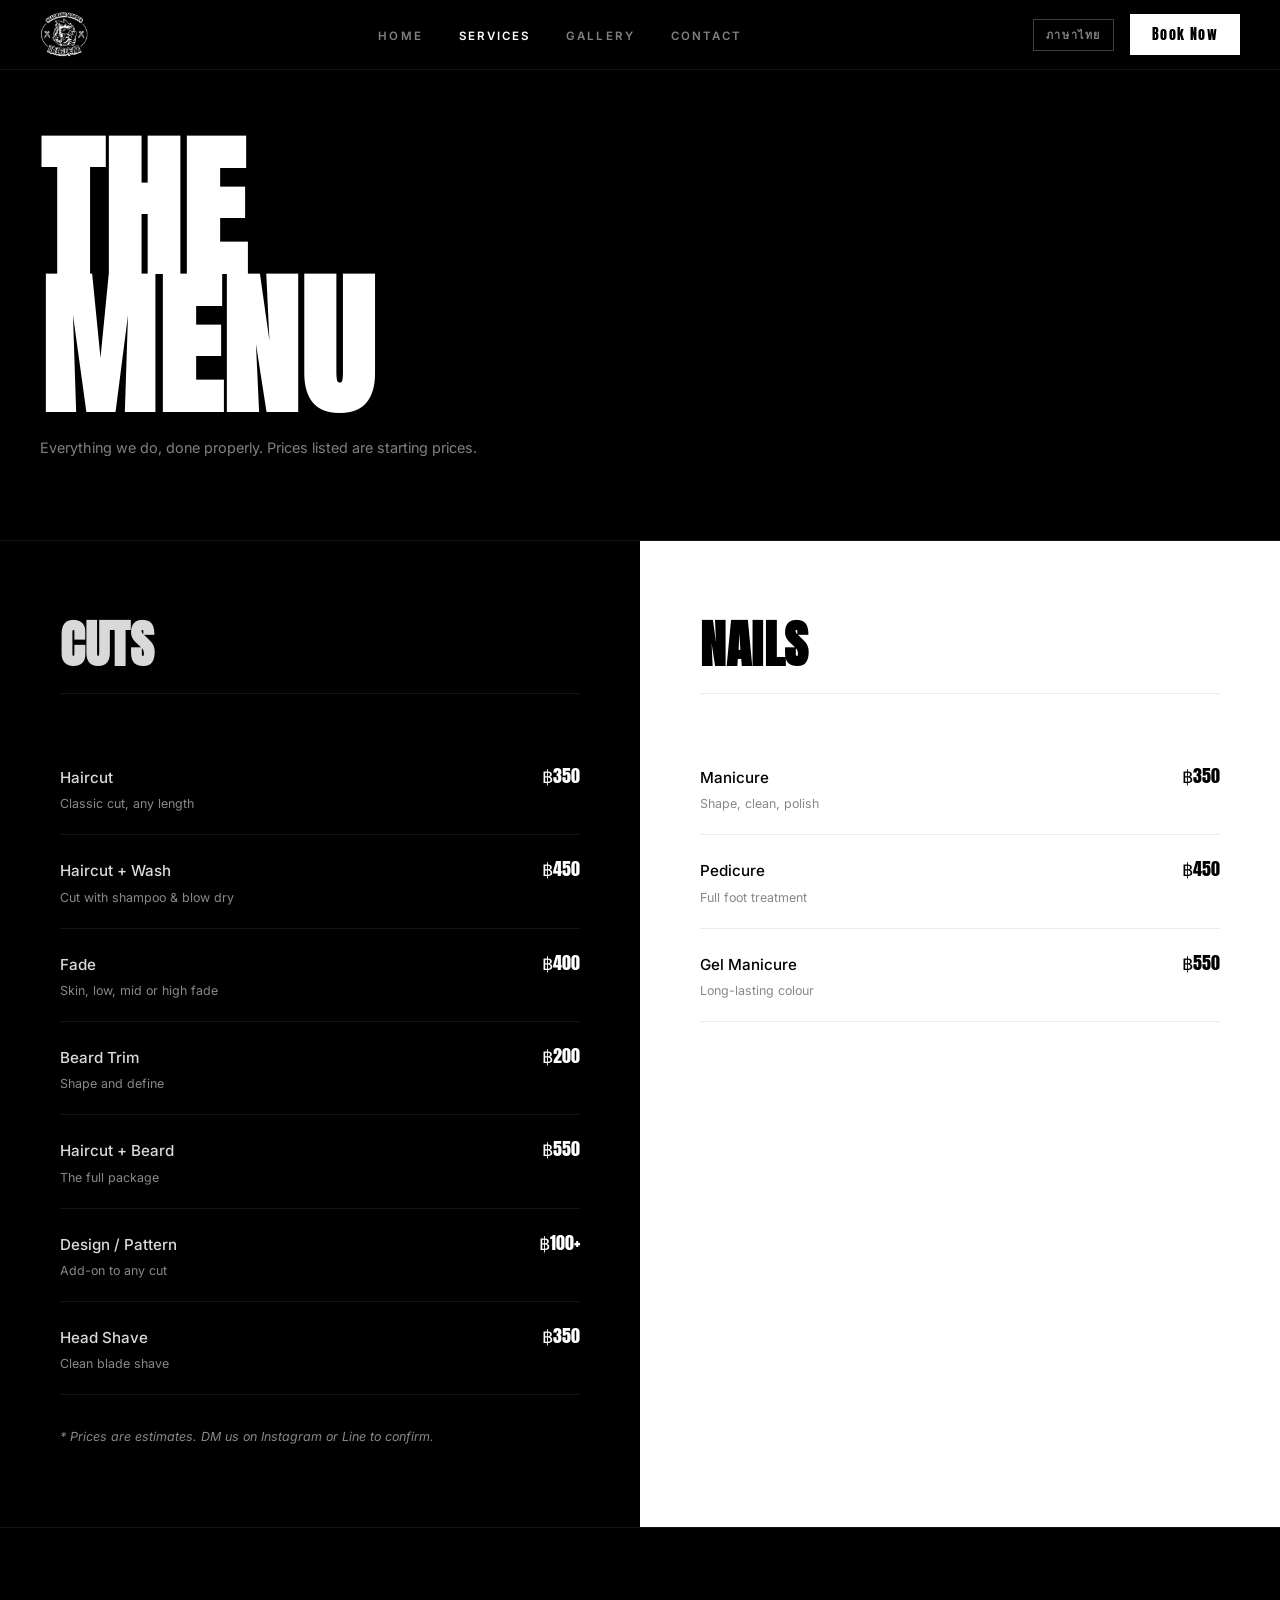
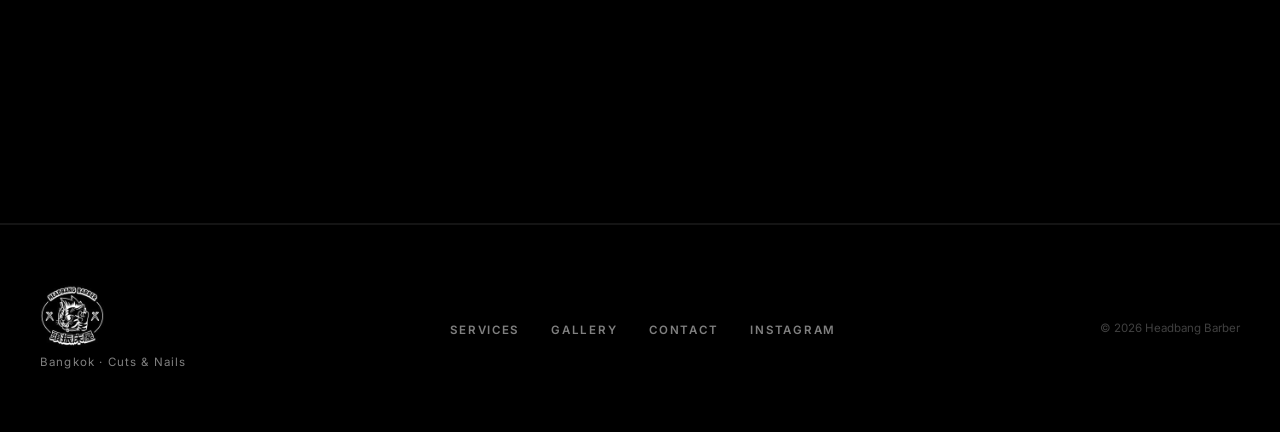
<file: services.html>
<!DOCTYPE html>
<html lang="en">
<head>
    <meta charset="UTF-8">
    <meta name="viewport" content="width=device-width, initial-scale=1.0">
    <meta name="description" content="Headbang Barber services — premium haircuts, fades, beard work, manicures, pedicures and nail art in Bangkok.">
    <meta property="og:title" content="Services — HEADBANG BARBER">
    <meta property="og:description" content="Cuts and nails done right. See our full menu.">
    <title>Services — HEADBANG BARBER</title>
    <link rel="icon" href="img/logo.jpg"><link rel="shortcut icon" href="img/logo.jpg">
    <link rel="preconnect" href="https://fonts.googleapis.com">
    <link rel="preconnect" href="https://fonts.gstatic.com" crossorigin>
    <link href="https://fonts.googleapis.com/css2?family=Anton&family=Inter:wght@300;400;500;600;700&display=swap" rel="stylesheet">
    <link rel="stylesheet" href="style.css">
</head>
<body class="lang-en">

    <nav class="navbar scrolled" id="navbar">
        <a href="index.html" class="nav-brand"><img src="img/logo.jpg" alt="HEADBANG BARBER" class="nav-logo"></a>
        <ul class="nav-links">
            <li><a href="index.html"><span class="t-en">Home</span><span class="t-th">หน้าแรก</span></a></li>
            <li><a href="services.html" class="active"><span class="t-en">Services</span><span class="t-th">บริการ</span></a></li>
            <li><a href="gallery.html"><span class="t-en">Gallery</span><span class="t-th">ผลงาน</span></a></li>
            <li><a href="contact.html"><span class="t-en">Contact</span><span class="t-th">ติดต่อ</span></a></li>
        </ul>
        <div class="nav-right">
            <button class="lang-btn" id="langToggle">ภาษาไทย</button>
            <a href="https://lin.ee/F1SvXvC" target="_blank" rel="noopener" class="btn-book"><span class="t-en">Book Now</span><span class="t-th">จองคิว</span></a>
            <button class="nav-toggle" id="navToggle" aria-label="Toggle menu">
                <span></span><span></span><span></span>
            </button>
        </div>
    </nav>

    <div class="mobile-menu" id="mobileMenu">
        <ul>
            <li><a href="index.html"><span class="t-en">Home</span><span class="t-th">หน้าแรก</span></a></li>
            <li><a href="services.html"><span class="t-en">Services</span><span class="t-th">บริการ</span></a></li>
            <li><a href="gallery.html"><span class="t-en">Gallery</span><span class="t-th">ผลงาน</span></a></li>
            <li><a href="contact.html"><span class="t-en">Contact</span><span class="t-th">ติดต่อ</span></a></li>
        </ul>
        <div class="mobile-book">
            <a href="https://lin.ee/F1SvXvC" target="_blank" rel="noopener"><span class="t-en">Book Now</span><span class="t-th">จองคิว</span></a>
        </div>
    </div>

    <div class="page-hero">
        <div class="page-hero-inner">
            <h1 class="reveal"><span class="t-en">THE<br>MENU</span><span class="t-th">เมนู<br>บริการ</span></h1>
            <p class="reveal">
                <span class="t-en">Everything we do, done properly. Prices listed are starting prices.</span>
                <span class="t-th">ทุกบริการของเรา ทำอย่างถูกต้อง ราคาที่แสดงเป็นราคาเริ่มต้น</span>
            </p>
        </div>
    </div>

    <div class="services-split">
        <div class="services-col dark">
            <h2 class="reveal"><span class="t-en">CUTS</span><span class="t-th">ตัดผม</span></h2>
            <div class="service-item reveal">
                <div>
                    <div class="service-name"><span class="t-en">Haircut</span><span class="t-th">ตัดผม</span></div>
                    <div class="service-desc"><span class="t-en">Classic cut, any length</span><span class="t-th">ตัดผมทั่วไป ทุกความยาว</span></div>
                </div>
                <div class="service-price">฿350</div>
            </div>
            <div class="service-item reveal">
                <div>
                    <div class="service-name"><span class="t-en">Haircut + Wash</span><span class="t-th">ตัดผม + สระผม</span></div>
                    <div class="service-desc"><span class="t-en">Cut with shampoo & blow dry</span><span class="t-th">ตัดพร้อมสระและเป่าผม</span></div>
                </div>
                <div class="service-price">฿450</div>
            </div>
            <div class="service-item reveal">
                <div>
                    <div class="service-name"><span class="t-en">Fade</span><span class="t-th">เฟด</span></div>
                    <div class="service-desc"><span class="t-en">Skin, low, mid or high fade</span><span class="t-th">สกิน โลว์ มิด หรือไฮเฟด</span></div>
                </div>
                <div class="service-price">฿400</div>
            </div>
            <div class="service-item reveal">
                <div>
                    <div class="service-name"><span class="t-en">Beard Trim</span><span class="t-th">แต่งเครา</span></div>
                    <div class="service-desc"><span class="t-en">Shape and define</span><span class="t-th">จัดรูปทรงและตกแต่ง</span></div>
                </div>
                <div class="service-price">฿200</div>
            </div>
            <div class="service-item reveal">
                <div>
                    <div class="service-name"><span class="t-en">Haircut + Beard</span><span class="t-th">ตัดผม + แต่งเครา</span></div>
                    <div class="service-desc"><span class="t-en">The full package</span><span class="t-th">แพ็กเกจครบชุด</span></div>
                </div>
                <div class="service-price">฿550</div>
            </div>
            <div class="service-item reveal">
                <div>
                    <div class="service-name"><span class="t-en">Design / Pattern</span><span class="t-th">แกะลาย</span></div>
                    <div class="service-desc"><span class="t-en">Add-on to any cut</span><span class="t-th">เพิ่มเติมจากบริการตัดผม</span></div>
                </div>
                <div class="service-price">฿100+</div>
            </div>
            <div class="service-item reveal">
                <div>
                    <div class="service-name"><span class="t-en">Head Shave</span><span class="t-th">โกนหัว</span></div>
                    <div class="service-desc"><span class="t-en">Clean blade shave</span><span class="t-th">โกนด้วยมีดโกนสะอาด</span></div>
                </div>
                <div class="service-price">฿350</div>
            </div>
            <p class="price-note reveal">
                <span class="t-en">* Prices are estimates. DM us on Instagram or Line to confirm.</span>
                <span class="t-th">* ราคาเป็นการประมาณการ กรุณาสอบถามผ่าน Instagram หรือ Line</span>
            </p>
        </div>

        <div class="services-col light">
            <h2 class="reveal"><span class="t-en">NAILS</span><span class="t-th">ทำเล็บ</span></h2>
            <div class="service-item reveal">
                <div>
                    <div class="service-name"><span class="t-en">Manicure</span><span class="t-th">เมนิเคียว</span></div>
                    <div class="service-desc"><span class="t-en">Shape, clean, polish</span><span class="t-th">จัดรูปทรง ทำความสะอาด ทาสี</span></div>
                </div>
                <div class="service-price">฿350</div>
            </div>
            <div class="service-item reveal">
                <div>
                    <div class="service-name"><span class="t-en">Pedicure</span><span class="t-th">เพดิเคียว</span></div>
                    <div class="service-desc"><span class="t-en">Full foot treatment</span><span class="t-th">ดูแลเท้าแบบครบถ้วน</span></div>
                </div>
                <div class="service-price">฿450</div>
            </div>
            <div class="service-item reveal">
                <div>
                    <div class="service-name"><span class="t-en">Gel Manicure</span><span class="t-th">เจลเมนิเคียว</span></div>
                    <div class="service-desc"><span class="t-en">Long-lasting colour</span><span class="t-th">สีที่ติดทนนาน</span></div>
                </div>
                <div class="service-price">฿550</div>
            </div>
            <div class="service-item reveal">
                <div>
                    <div class="service-name"><span class="t-en">Gel Pedicure</span><span class="t-th">เจลเพดิเคียว</span></div>
                    <div class="service-desc"><span class="t-en">Gel finish, full treatment</span><span class="t-th">เจลพร้อมดูแลเต็มรูปแบบ</span></div>
                </div>
                <div class="service-price">฿650</div>
            </div>
            <div class="service-item reveal">
                <div>
                    <div class="service-name"><span class="t-en">Nail Art</span><span class="t-th">ลวดลายเล็บ</span></div>
                    <div class="service-desc"><span class="t-en">Custom designs, add-on</span><span class="t-th">ลวดลายตามต้องการ</span></div>
                </div>
                <div class="service-price">฿200+</div>
            </div>
            <div class="service-item reveal">
                <div>
                    <div class="service-name"><span class="t-en">Nail Extension</span><span class="t-th">ต่อเล็บ</span></div>
                    <div class="service-desc"><span class="t-en">Acrylic or gel tips</span><span class="t-th">อะคริลิกหรือเจล</span></div>
                </div>
                <div class="service-price">฿800+</div>
            </div>
            <div class="service-item reveal">
                <div>
                    <div class="service-name"><span class="t-en">Mani + Pedi Combo</span><span class="t-th">เมนิ + เพดิ คอมโบ</span></div>
                    <div class="service-desc"><span class="t-en">Hands and feet together</span><span class="t-th">มือและเท้าพร้อมกัน</span></div>
                </div>
                <div class="service-price">฿750</div>
            </div>
            <p class="price-note reveal" style="color:#888;">
                <span class="t-en">* Prices are estimates. DM us on Instagram or Line to confirm.</span>
                <span class="t-th">* ราคาเป็นการประมาณการ กรุณาสอบถามผ่าน Instagram หรือ Line</span>
            </p>
        </div>
    </div>

    <div class="cta-strip">
        <h2 class="reveal"><span class="t-en">READY?</span><span class="t-th">พร้อมแล้ว?</span></h2>
        <div class="cta-strip-right reveal">
            <p><span class="t-en">Book via Line. Walk-ins welcome.</span><span class="t-th">จองผ่าน Line รับ walk-in</span></p>
            <a href="https://lin.ee/F1SvXvC" target="_blank" rel="noopener" class="btn-primary"><span class="t-en">Book on Line</span><span class="t-th">จองผ่าน Line</span></a>
        </div>
    </div>

    <footer class="footer">
        <div class="footer-inner">
            <div class="footer-brand">
                <img src="img/logo.jpg" alt="HEADBANG BARBER" class="footer-logo-img">
                <span><span class="t-en">Bangkok · Cuts &amp; Nails</span><span class="t-th">กรุงเทพฯ · ตัดผม &amp; ทำเล็บ</span></span>
            </div>
            <ul class="footer-links">
                <li><a href="services.html"><span class="t-en">Services</span><span class="t-th">บริการ</span></a></li>
                <li><a href="gallery.html"><span class="t-en">Gallery</span><span class="t-th">ผลงาน</span></a></li>
                <li><a href="contact.html"><span class="t-en">Contact</span><span class="t-th">ติดต่อ</span></a></li>
                <li><a href="https://www.instagram.com/headbangbarber/" target="_blank" rel="noopener">Instagram</a></li>
            </ul>
            <p class="footer-copy">&copy; 2026 Headbang Barber</p>
        </div>
    </footer>

    <script src="script.js"></script>
</body>
</html>
</file>
<file: style.css>
/* ============================================
   Headbang Barber — Premium Black & White
   ============================================ */

@import url('https://fonts.googleapis.com/css2?family=Anton&family=Inter:wght@300;400;500;600;700&display=swap');

:root {
    --black:      #000000;
    --off-black:  #0c0c0c;
    --grey-dark:  #141414;
    --grey-mid:   #222222;
    --white:      #ffffff;
    --off-white:  #f2f2f2;
    --grey:       #888888;
    --text-dark:  rgba(255,255,255,0.85);
    --text-mid:   rgba(255,255,255,0.5);
    --text-dim:   rgba(255,255,255,0.25);
    --border:     rgba(255,255,255,0.08);
    --border-lt:  rgba(0,0,0,0.08);
}

*, *::before, *::after { box-sizing: border-box; margin: 0; padding: 0; }
html { scroll-behavior: smooth; }
body {
    font-family: 'Inter', sans-serif;
    background: var(--black);
    color: var(--text-dark);
    line-height: 1.6;
    overflow-x: hidden;
}
a { text-decoration: none; color: inherit; transition: color 0.2s; }

/* ── LANGUAGE TOGGLE ── */
body.lang-en .t-th { display: none; }
body.lang-th .t-en { display: none; }
.lang-btn {
    background: none;
    border: 1px solid rgba(255,255,255,0.25);
    color: var(--text-mid);
    font-family: 'Inter', sans-serif;
    font-size: 0.68rem;
    font-weight: 700;
    letter-spacing: 0.15em;
    padding: 6px 12px;
    cursor: pointer;
    transition: color 0.2s, border-color 0.2s;
}
.lang-btn:hover { color: var(--white); border-color: rgba(255,255,255,0.6); }
img { display: block; max-width: 100%; }

/* ── TYPOGRAPHY ── */
h1, h2, h3, h4 {
    font-family: 'Anton', sans-serif;
    line-height: 0.95;
    letter-spacing: 0.01em;
    text-transform: uppercase;
}

.label {
    display: block;
    font-size: 0.68rem;
    font-weight: 700;
    letter-spacing: 0.25em;
    text-transform: uppercase;
    color: var(--grey);
    margin-bottom: 14px;
}

.container {
    max-width: 1200px;
    margin: 0 auto;
    padding: 0 40px;
}

/* ── NAV ── */
.navbar {
    position: fixed;
    top: 0;
    left: 0;
    right: 0;
    z-index: 100;
    display: flex;
    align-items: center;
    justify-content: space-between;
    padding: 0 40px;
    height: 70px;
    transition: background 0.3s, border-color 0.3s;
    border-bottom: 1px solid transparent;
}
.navbar.scrolled {
    background: rgba(0,0,0,0.95);
    border-color: var(--border);
    backdrop-filter: blur(10px);
}
.nav-brand {
    font-family: 'Anton', sans-serif;
    font-size: 1.3rem;
    letter-spacing: 0.05em;
    color: var(--white);
}
.nav-logo {
    height: 48px;
    width: auto;
    filter: invert(1);
    mix-blend-mode: screen;
    opacity: 0;
    transition: opacity 0.3s;
}
.navbar.scrolled .nav-logo {
    opacity: 1;
}
.footer-logo-img {
    height: 64px;
    width: auto;
    filter: invert(1);
    mix-blend-mode: screen;
    margin-bottom: 4px;
}
.nav-links {
    display: flex;
    gap: 36px;
    list-style: none;
}
.nav-links a {
    font-size: 0.72rem;
    font-weight: 600;
    letter-spacing: 0.18em;
    text-transform: uppercase;
    color: var(--text-mid);
    transition: color 0.2s;
}
.nav-links a:hover,
.nav-links a.active { color: var(--white); }
.nav-right { display: flex; align-items: center; gap: 16px; }
.btn-book {
    background: var(--white);
    color: var(--black);
    font-family: 'Anton', sans-serif;
    font-size: 0.85rem;
    letter-spacing: 0.1em;
    padding: 10px 22px;
    border: none;
    cursor: pointer;
    transition: opacity 0.2s;
}
.btn-book:hover { opacity: 0.85; }

/* ── MOBILE NAV ── */
.nav-toggle {
    display: none;
    flex-direction: column;
    gap: 5px;
    background: none;
    border: none;
    cursor: pointer;
    padding: 4px;
}
.nav-toggle span {
    display: block;
    width: 24px;
    height: 2px;
    background: var(--white);
    transition: transform 0.3s, opacity 0.3s;
}
.nav-toggle.open span:nth-child(1) { transform: translateY(7px) rotate(45deg); }
.nav-toggle.open span:nth-child(2) { opacity: 0; }
.nav-toggle.open span:nth-child(3) { transform: translateY(-7px) rotate(-45deg); }

.mobile-menu {
    display: none;
    position: fixed;
    top: 70px;
    left: 0;
    right: 0;
    bottom: 0;
    background: var(--black);
    z-index: 99;
    flex-direction: column;
    padding: 40px;
}
.mobile-menu.open { display: flex; }
.mobile-menu ul { list-style: none; display: flex; flex-direction: column; gap: 8px; }
.mobile-menu ul a {
    font-family: 'Anton', sans-serif;
    font-size: 3rem;
    letter-spacing: 0.02em;
    color: var(--white);
    opacity: 0.5;
    transition: opacity 0.2s;
}
.mobile-menu ul a:hover { opacity: 1; }
.mobile-menu .mobile-book {
    margin-top: auto;
    padding-top: 40px;
    border-top: 1px solid var(--border);
}
.mobile-menu .mobile-book a {
    display: inline-block;
    background: var(--white);
    color: var(--black);
    font-family: 'Anton', sans-serif;
    font-size: 1rem;
    letter-spacing: 0.1em;
    padding: 14px 32px;
}

/* ── HERO ── */
.hero {
    min-height: 100vh;
    display: flex;
    flex-direction: column;
    justify-content: flex-end;
    padding: 0 40px 80px;
    position: relative;
    overflow: hidden;
    background: var(--black);
}
.hero-bg {
    position: absolute;
    inset: 0;
    background: linear-gradient(135deg, #111 0%, #000 60%);
}
.hero-lines {
    position: absolute;
    inset: 0;
    background-image:
        linear-gradient(rgba(255,255,255,0.03) 1px, transparent 1px),
        linear-gradient(90deg, rgba(255,255,255,0.03) 1px, transparent 1px);
    background-size: 60px 60px;
}
.hero-content {
    position: relative;
    z-index: 2;
    max-width: 1120px;
}
.hero-eyebrow {
    font-size: 0.68rem;
    font-weight: 700;
    letter-spacing: 0.3em;
    text-transform: uppercase;
    color: var(--grey);
    margin-bottom: 20px;
}
.hero-title {
    font-family: 'Anton', sans-serif;
    font-size: clamp(5rem, 14vw, 14rem);
    line-height: 0.9;
    color: var(--white);
    margin-bottom: 40px;
}
.hero-title span { display: block; }
.hero-bottom {
    display: flex;
    align-items: flex-end;
    justify-content: space-between;
    gap: 40px;
}
.hero-tagline {
    font-size: clamp(0.85rem, 1.5vw, 1rem);
    color: var(--text-mid);
    max-width: 320px;
    line-height: 1.7;
}
.hero-cta { display: flex; gap: 16px; align-items: center; }
.btn-primary {
    background: var(--white);
    color: var(--black);
    font-family: 'Anton', sans-serif;
    font-size: 1rem;
    letter-spacing: 0.1em;
    padding: 16px 36px;
    display: inline-block;
    transition: opacity 0.2s;
}
.btn-primary:hover { opacity: 0.85; }
.btn-outline-white {
    border: 1px solid rgba(255,255,255,0.3);
    color: var(--white);
    font-family: 'Anton', sans-serif;
    font-size: 1rem;
    letter-spacing: 0.1em;
    padding: 16px 36px;
    display: inline-block;
    transition: border-color 0.2s, color 0.2s;
}
.btn-outline-white:hover { border-color: var(--white); }
.hero-scroll {
    position: absolute;
    bottom: 40px;
    right: 40px;
    display: flex;
    flex-direction: column;
    align-items: center;
    gap: 8px;
    color: var(--text-dim);
    font-size: 0.65rem;
    letter-spacing: 0.2em;
    text-transform: uppercase;
    z-index: 2;
}
.hero-scroll-line {
    width: 1px;
    height: 60px;
    background: linear-gradient(var(--white), transparent);
    opacity: 0.2;
}

/* ── SECTIONS ── */
.section { padding: 120px 0; }
.section-light {
    background: var(--white);
    color: var(--black);
    padding: 120px 0;
}
.section-dark { background: var(--off-black); padding: 120px 0; }
.section-grey { background: var(--grey-dark); padding: 120px 0; }

.section-title {
    font-size: clamp(3.5rem, 7vw, 7rem);
    color: inherit;
    margin-bottom: 24px;
}
.section-title.white { color: var(--white); }
.section-title.black { color: var(--black); }

/* ── HERO SPLIT ── */
.hero-split { justify-content: center; padding: 0; }
.hero-split-inner {
    position: relative;
    z-index: 2;
    display: grid;
    grid-template-columns: 1fr 1fr;
    align-items: center;
    width: 100%;
    min-height: 100vh;
}
.hero-split-text {
    padding: 120px 60px 80px;
    display: flex;
    flex-direction: column;
    gap: 28px;
}
.hero-split-text .hero-title { font-size: clamp(5rem, 11vw, 12rem); margin: 0; }
.hero-collage {
    height: 100vh;
    padding: 70px 40px 40px 20px;
    display: flex;
    align-items: center;
}
.hero-collage-grid {
    display: grid;
    grid-template-columns: 1fr 1fr;
    grid-template-rows: 1fr 1fr;
    gap: 6px;
    width: 100%;
    height: 80vh;
}
.hc-item {
    overflow: hidden;
    position: relative;
}
.hc-item img {
    width: 100%;
    height: 100%;
    object-fit: cover;
    filter: grayscale(100%);
    transition: transform 0.6s ease, filter 0.4s ease;
}
.hc-item:hover img { transform: scale(1.04); filter: grayscale(30%); }
@media (max-width: 900px) {
    .hero-split-inner { grid-template-columns: 1fr; }
    .hero-collage { display: none; }
    .hero-split-text { padding: 120px 20px 80px; }
}

/* ── WHAT WE DO ── */
.what-grid {
    display: grid;
    grid-template-columns: 1fr 1fr;
    gap: 2px;
    margin-top: 60px;
}
.what-card {
    padding: 60px;
    background: var(--grey-dark);
    position: relative;
    overflow: hidden;
}
.what-card::before {
    content: '';
    position: absolute;
    top: 0; left: 0; right: 0;
    height: 2px;
    background: var(--white);
    transform: scaleX(0);
    transform-origin: left;
    transition: transform 0.4s ease;
}
.what-card:hover::before { transform: scaleX(1); }
.what-num {
    font-family: 'Anton', sans-serif;
    font-size: 5rem;
    color: rgba(255,255,255,0.06);
    line-height: 1;
    margin-bottom: 24px;
}
.what-card h3 {
    font-size: 2.5rem;
    color: var(--white);
    margin-bottom: 16px;
}
.what-card p {
    font-size: 0.9rem;
    color: var(--text-mid);
    line-height: 1.7;
    max-width: 340px;
}
.what-card .what-link {
    display: inline-flex;
    align-items: center;
    gap: 8px;
    margin-top: 28px;
    font-size: 0.72rem;
    font-weight: 700;
    letter-spacing: 0.2em;
    text-transform: uppercase;
    color: var(--white);
    transition: gap 0.2s;
}
.what-card .what-link:hover { gap: 14px; }

/* ── STATEMENT STRIP ── */
.statement {
    padding: 100px 40px;
    background: var(--white);
    text-align: center;
}
.statement-text {
    font-family: 'Anton', sans-serif;
    font-size: clamp(2.5rem, 5vw, 5.5rem);
    color: var(--black);
    line-height: 1;
    max-width: 900px;
    margin: 0 auto;
}
.statement-text em {
    font-style: normal;
    -webkit-text-stroke: 2px var(--black);
    color: transparent;
}

/* ── GALLERY TEASER ── */
.gallery-grid-home {
    display: grid;
    grid-template-columns: repeat(4, 1fr);
    grid-template-rows: 300px 300px;
    gap: 2px;
    margin-top: 60px;
}
.gallery-grid-home .g-item {
    background: var(--grey-dark);
    overflow: hidden;
    position: relative;
}
.gallery-grid-home .g-item img {
    width: 100%;
    height: 100%;
    object-fit: cover;
    transition: transform 0.5s ease;
    filter: grayscale(100%);
}
.gallery-grid-home .g-item:hover img { transform: scale(1.05); }
.g-placeholder {
    width: 100%;
    height: 100%;
    background: var(--grey-mid);
    display: flex;
    align-items: center;
    justify-content: center;
    color: var(--text-dim);
    font-size: 0.7rem;
    letter-spacing: 0.2em;
    text-transform: uppercase;
}

/* ── CTA STRIP ── */
.cta-strip {
    padding: 100px 40px;
    background: var(--black);
    display: flex;
    align-items: center;
    justify-content: space-between;
    gap: 40px;
    border-top: 1px solid var(--border);
    border-bottom: 1px solid var(--border);
}
.cta-strip h2 {
    font-size: clamp(3rem, 6vw, 6rem);
    color: var(--white);
}
.cta-strip-right { display: flex; flex-direction: column; align-items: flex-end; gap: 16px; }
.cta-strip p { font-size: 0.85rem; color: var(--text-mid); text-align: right; }

/* ── SERVICES PAGE ── */
.page-hero {
    min-height: 50vh;
    display: flex;
    flex-direction: column;
    justify-content: flex-end;
    padding: 0 40px 80px;
    background: var(--black);
    border-bottom: 1px solid var(--border);
}
.page-hero-inner { padding-top: 140px; }
.page-hero h1 {
    font-size: clamp(5rem, 12vw, 11rem);
    color: var(--white);
    line-height: 0.9;
}
.page-hero p {
    font-size: 0.9rem;
    color: var(--text-mid);
    margin-top: 20px;
    max-width: 480px;
}

.services-split {
    display: grid;
    grid-template-columns: 1fr 1fr;
}
.services-col {
    padding: 80px 60px;
}
.services-col.dark { background: var(--black); }
.services-col.light { background: var(--white); color: var(--black); }
.services-col h2 {
    font-size: clamp(2.5rem, 4vw, 4rem);
    margin-bottom: 48px;
    padding-bottom: 24px;
    border-bottom: 1px solid;
}
.services-col.dark h2 { border-color: var(--border); }
.services-col.light h2 { border-color: var(--border-lt); }

.service-item {
    display: flex;
    justify-content: space-between;
    align-items: baseline;
    padding: 20px 0;
    border-bottom: 1px solid;
    gap: 20px;
}
.services-col.dark .service-item { border-color: var(--border); }
.services-col.light .service-item { border-color: var(--border-lt); }
.service-name {
    font-size: 0.95rem;
    font-weight: 500;
}
.service-desc {
    font-size: 0.78rem;
    color: var(--grey);
    margin-top: 4px;
}
.service-price {
    font-family: 'Anton', sans-serif;
    font-size: 1.1rem;
    white-space: nowrap;
}
.services-col.light .service-price { color: var(--black); }
.services-col.dark .service-price { color: var(--white); }
.price-note {
    font-size: 0.78rem;
    color: var(--grey);
    margin-top: 32px;
    font-style: italic;
}

/* ── GALLERY PAGE ── */
.filter-bar {
    display: flex;
    gap: 8px;
    padding: 40px 40px 0;
}
.filter-btn {
    padding: 8px 20px;
    background: none;
    border: 1px solid var(--border);
    color: var(--text-mid);
    font-family: 'Inter', sans-serif;
    font-size: 0.72rem;
    font-weight: 600;
    letter-spacing: 0.15em;
    text-transform: uppercase;
    cursor: pointer;
    transition: all 0.2s;
}
.filter-btn:hover { border-color: rgba(255,255,255,0.3); color: var(--white); }
.filter-btn.active { background: var(--white); border-color: var(--white); color: var(--black); }

.gallery-masonry {
    display: grid;
    grid-template-columns: repeat(3, 1fr);
    gap: 2px;
    padding: 20px 40px 120px;
}
.gallery-item {
    aspect-ratio: 4/5;
    background: var(--grey-dark);
    overflow: hidden;
    position: relative;
}
.gallery-item img {
    width: 100%;
    height: 100%;
    object-fit: cover;
    filter: grayscale(100%);
    transition: transform 0.4s ease, filter 0.4s ease;
}
.gallery-item:hover img { transform: scale(1.04); filter: grayscale(0%); }
.gallery-item .g-cat {
    position: absolute;
    bottom: 12px;
    left: 12px;
    font-size: 0.62rem;
    font-weight: 700;
    letter-spacing: 0.2em;
    text-transform: uppercase;
    background: var(--black);
    color: var(--white);
    padding: 4px 10px;
}

/* ── CONTACT PAGE ── */
.contact-layout {
    display: grid;
    grid-template-columns: 1fr 1fr;
    min-height: calc(100vh - 70px);
}
.contact-left {
    background: var(--white);
    color: var(--black);
    padding: 100px 60px;
    display: flex;
    flex-direction: column;
}
.contact-left h2 {
    font-size: clamp(3rem, 5vw, 5.5rem);
    color: var(--black);
    margin-bottom: 48px;
}
.info-block {
    display: flex;
    flex-direction: column;
    gap: 32px;
    margin-bottom: auto;
}
.info-item {}
.info-item .info-label {
    font-size: 0.65rem;
    font-weight: 700;
    letter-spacing: 0.25em;
    text-transform: uppercase;
    color: var(--grey);
    margin-bottom: 6px;
}
.info-item .info-value {
    font-size: 0.95rem;
    color: var(--black);
    line-height: 1.6;
}
.info-item a { color: var(--black); }
.info-item a:hover { opacity: 0.6; }
.contact-socials {
    display: flex;
    gap: 16px;
    margin-top: 48px;
    padding-top: 32px;
    border-top: 1px solid var(--border-lt);
}
.contact-socials a {
    width: 40px;
    height: 40px;
    border: 1px solid var(--border-lt);
    display: flex;
    align-items: center;
    justify-content: center;
    color: var(--black);
    transition: background 0.2s, color 0.2s;
}
.contact-socials a:hover { background: var(--black); color: var(--white); }
.contact-socials svg { width: 16px; height: 16px; }

.contact-right {
    background: var(--black);
    padding: 100px 60px;
}
.contact-right h2 {
    font-size: clamp(2.5rem, 4vw, 4rem);
    color: var(--white);
    margin-bottom: 40px;
}
.contact-form {
    display: flex;
    flex-direction: column;
    gap: 20px;
}
.form-group {
    display: flex;
    flex-direction: column;
    gap: 8px;
}
.form-group label {
    font-size: 0.65rem;
    font-weight: 700;
    letter-spacing: 0.2em;
    text-transform: uppercase;
    color: var(--text-mid);
}
.form-group input,
.form-group select,
.form-group textarea {
    background: var(--grey-dark);
    border: 1px solid var(--border);
    color: var(--white);
    font-family: 'Inter', sans-serif;
    font-size: 0.9rem;
    padding: 14px 16px;
    outline: none;
    transition: border-color 0.2s;
    width: 100%;
    border-radius: 0;
}
.form-group input::placeholder,
.form-group textarea::placeholder { color: var(--text-dim); }
.form-group select option { background: var(--grey-dark); }
.form-group input:focus,
.form-group select:focus,
.form-group textarea:focus { border-color: rgba(255,255,255,0.4); }
.form-group textarea { resize: vertical; min-height: 130px; }
.btn-submit {
    background: var(--white);
    color: var(--black);
    font-family: 'Anton', sans-serif;
    font-size: 1rem;
    letter-spacing: 0.1em;
    padding: 16px 32px;
    border: none;
    cursor: pointer;
    display: inline-flex;
    align-items: center;
    gap: 10px;
    align-self: flex-start;
    transition: opacity 0.2s;
}
.btn-submit:hover { opacity: 0.85; }
.form-success {
    display: none;
    flex-direction: column;
    gap: 12px;
    color: var(--white);
    margin-top: 20px;
}
.form-success svg { color: var(--white); }
.form-success h3 { font-size: 2rem; }
.form-success p { color: var(--text-mid); font-size: 0.88rem; }

/* ── REVIEWS ── */
.reviews-grid {
    display: grid;
    grid-template-columns: repeat(3, 1fr);
    gap: 2px;
    margin-top: 48px;
}
.review-card {
    background: var(--grey-dark);
    padding: 36px;
    display: flex;
    flex-direction: column;
    gap: 16px;
    border-top: 1px solid var(--border);
    transition: background 0.2s;
}
.review-card:hover { background: var(--grey-mid); }
.review-stars {
    font-size: 0.9rem;
    color: #fff;
    letter-spacing: 2px;
}
.review-text {
    font-size: 0.88rem;
    color: var(--text-mid);
    line-height: 1.75;
    flex: 1;
}
.review-meta {
    display: flex;
    flex-direction: column;
    gap: 4px;
    padding-top: 16px;
    border-top: 1px solid var(--border);
}
.review-name {
    font-size: 0.82rem;
    font-weight: 600;
    color: var(--white);
}
.review-tag {
    font-size: 0.7rem;
    color: var(--text-dim);
    letter-spacing: 0.05em;
}
@media (max-width: 1024px) {
    .reviews-grid { grid-template-columns: repeat(2, 1fr); }
}
@media (max-width: 600px) {
    .reviews-grid { grid-template-columns: 1fr; }
}

/* ── ABOUT HOME ── */
.about-home {
    display: grid;
    grid-template-columns: 1fr 1fr;
    gap: 80px;
    align-items: start;
}
.about-home-text .section-title { margin-bottom: 0; }
.about-home-body {
    padding-top: 16px;
    display: flex;
    flex-direction: column;
    gap: 20px;
}
.about-home-body p {
    font-size: 0.95rem;
    color: #444;
    line-height: 1.8;
}
.about-home-link {
    display: inline-flex;
    align-items: center;
    gap: 8px;
    margin-top: 8px;
    font-size: 0.72rem;
    font-weight: 700;
    letter-spacing: 0.2em;
    text-transform: uppercase;
    color: var(--black);
    transition: gap 0.2s;
}
.about-home-link:hover { gap: 14px; }
@media (max-width: 768px) {
    .about-home { grid-template-columns: 1fr; gap: 32px; }
}

/* ── MAP ── */
.map-wrap {
    border-top: 1px solid var(--border);
    line-height: 0;
}

/* ── FOOTER ── */
.footer {
    background: var(--black);
    border-top: 1px solid var(--border);
    padding: 60px 40px;
}
.footer-inner {
    max-width: 1200px;
    margin: 0 auto;
    display: flex;
    justify-content: space-between;
    align-items: center;
    gap: 40px;
}
.footer-brand {
    font-family: 'Anton', sans-serif;
    font-size: 1.4rem;
    letter-spacing: 0.05em;
    color: var(--white);
}
.footer-brand span {
    display: block;
    font-family: 'Inter', sans-serif;
    font-size: 0.72rem;
    font-weight: 400;
    letter-spacing: 0.1em;
    color: var(--text-mid);
    margin-top: 4px;
}
.footer-links {
    display: flex;
    gap: 32px;
    list-style: none;
}
.footer-links a {
    font-size: 0.72rem;
    font-weight: 600;
    letter-spacing: 0.15em;
    text-transform: uppercase;
    color: var(--text-mid);
    transition: color 0.2s;
}
.footer-links a:hover { color: var(--white); }
.footer-copy {
    font-size: 0.72rem;
    color: var(--text-dim);
}

/* ── REVEAL ANIMATION ── */
.reveal {
    opacity: 0;
    transform: translateY(30px);
    transition: opacity 0.7s ease, transform 0.7s ease;
}
.reveal.visible {
    opacity: 1;
    transform: none;
}

/* ── RESPONSIVE ── */
@media (max-width: 1024px) {
    .what-grid { grid-template-columns: 1fr; }
    .gallery-grid-home { grid-template-columns: repeat(2, 1fr); grid-template-rows: auto; }
    .gallery-grid-home .g-item.tall { grid-row: span 1; }
    .services-split { grid-template-columns: 1fr; }
    .contact-layout { grid-template-columns: 1fr; }
    .cta-strip { flex-direction: column; align-items: flex-start; }
    .cta-strip-right { align-items: flex-start; }
}
@media (max-width: 768px) {
    .navbar { padding: 0 20px; }
    .nav-links { display: none; }
    .nav-toggle { display: flex; }
    .container { padding: 0 20px; }
    .hero { padding: 0 20px 60px; }
    .hero-bottom { flex-direction: column; align-items: flex-start; }
    .hero-title { font-size: clamp(4rem, 16vw, 7rem); }
    .section { padding: 80px 0; }
    .section-light, .section-dark, .section-grey { padding: 80px 0; }
    .what-card { padding: 40px; }
    .services-col { padding: 60px 20px; }
    .gallery-masonry { grid-template-columns: repeat(2, 1fr); padding: 20px 20px 80px; }
    .contact-left, .contact-right { padding: 60px 20px; }
    .cta-strip { padding: 60px 20px; }
    .footer { padding: 40px 20px; }
    .footer-inner { flex-direction: column; align-items: flex-start; gap: 24px; }
    .footer-links { flex-wrap: wrap; gap: 20px; }
    .statement { padding: 60px 20px; }
    .filter-bar { padding: 40px 20px 0; flex-wrap: wrap; }
    .page-hero { padding: 0 20px 60px; }
}
@media (max-width: 480px) {
    .gallery-masonry { grid-template-columns: 1fr; }
}
</file>
